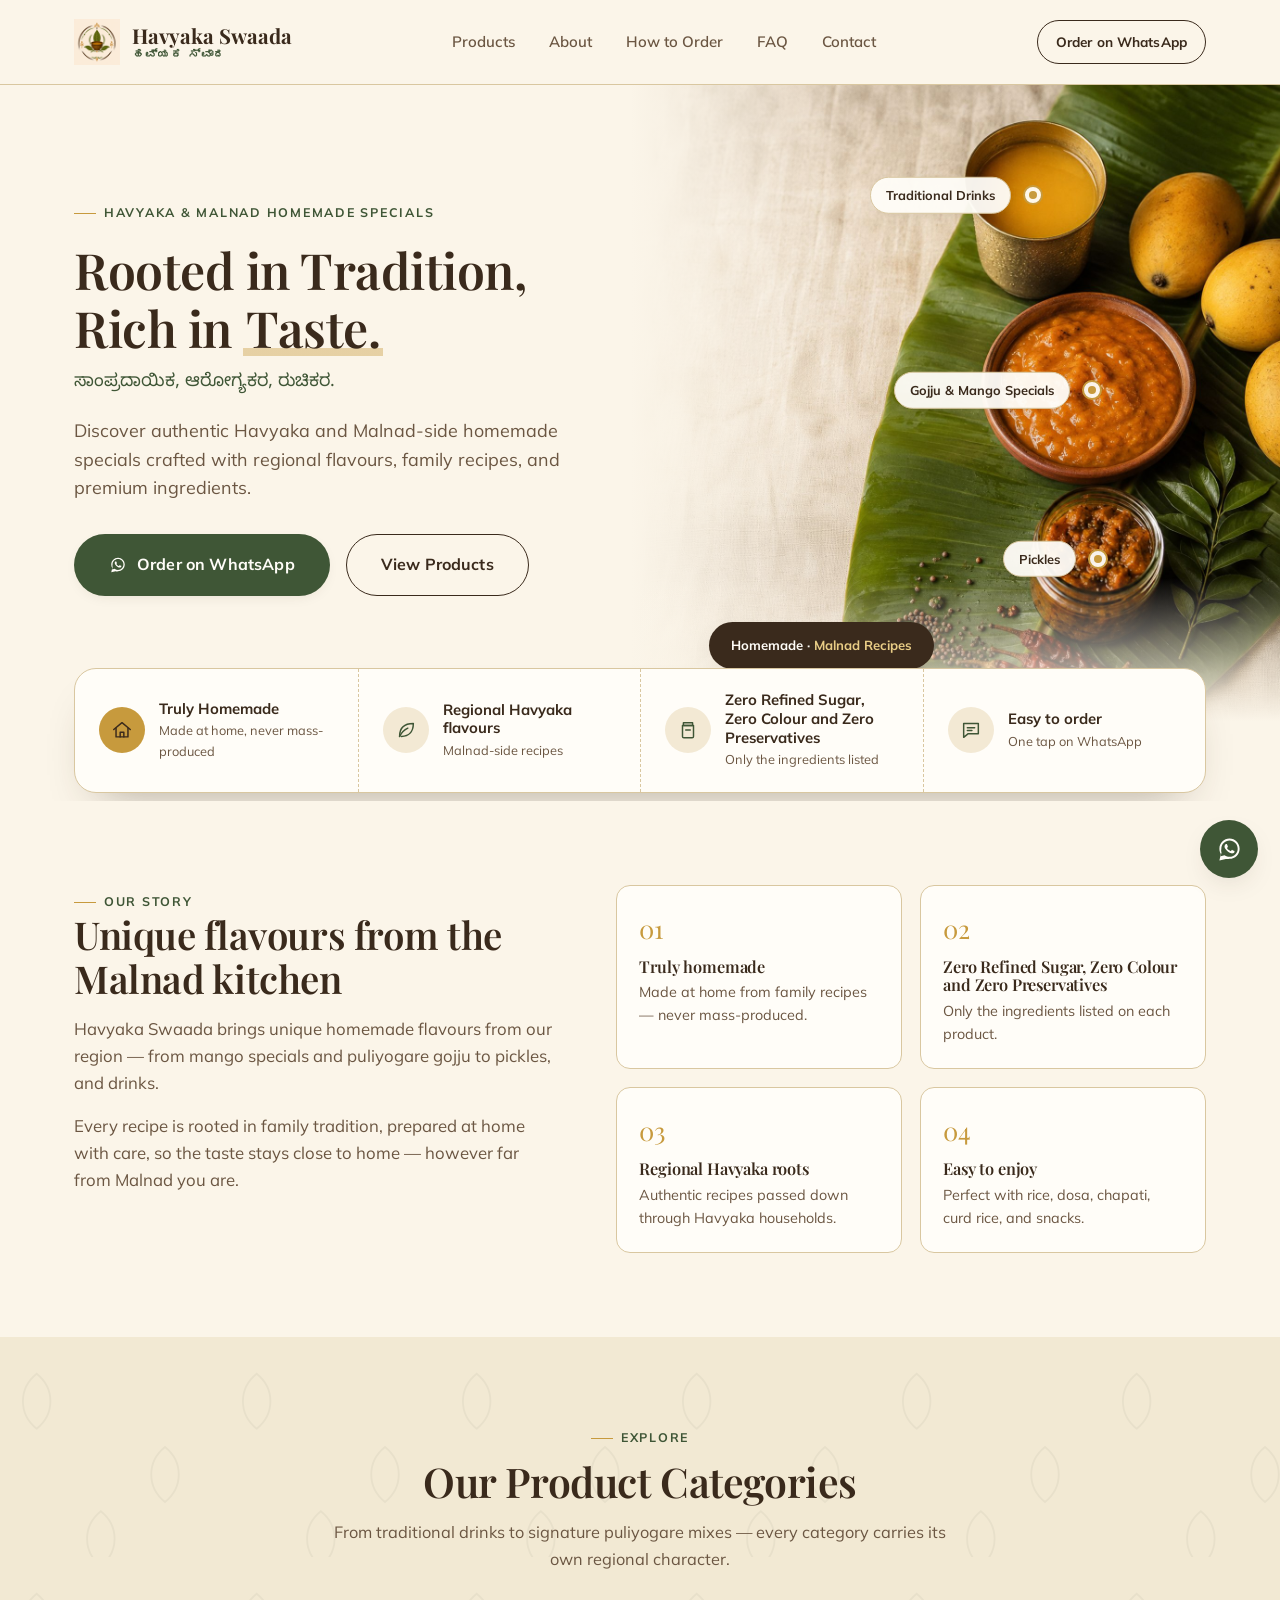
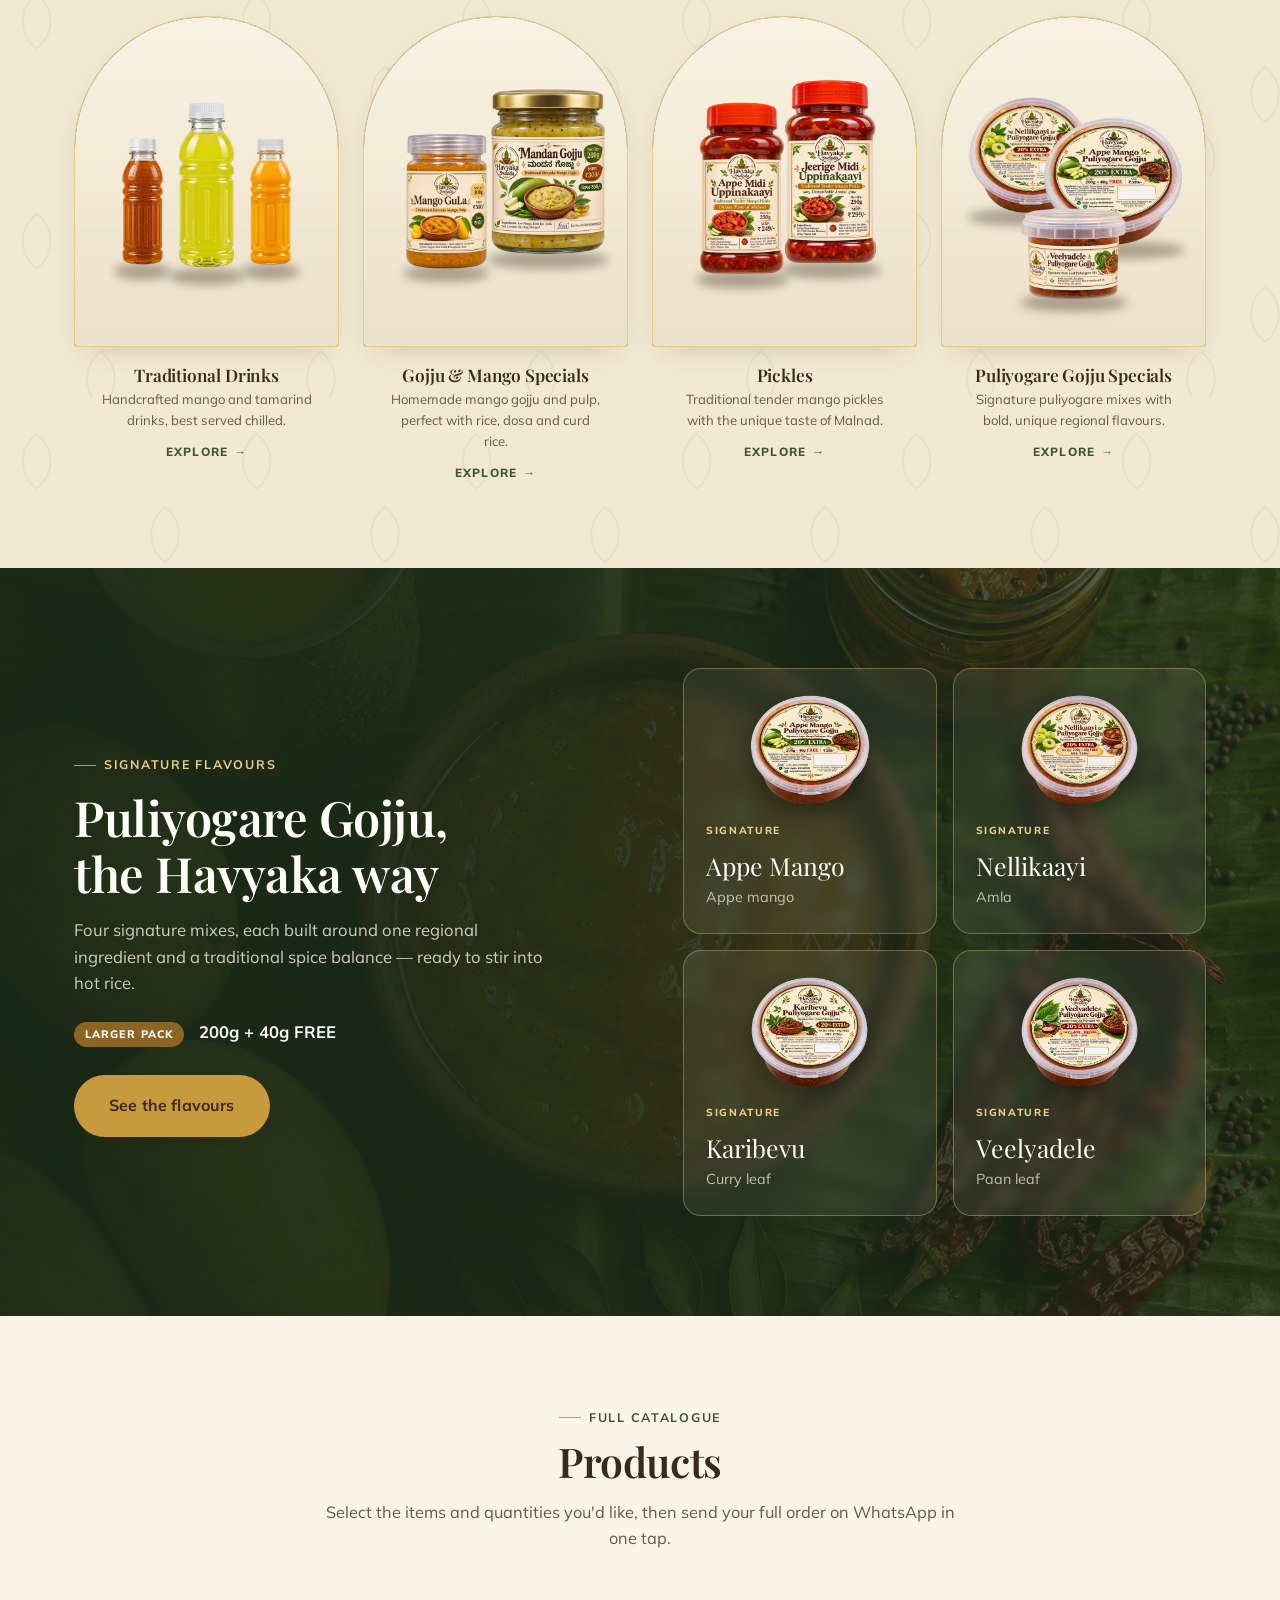
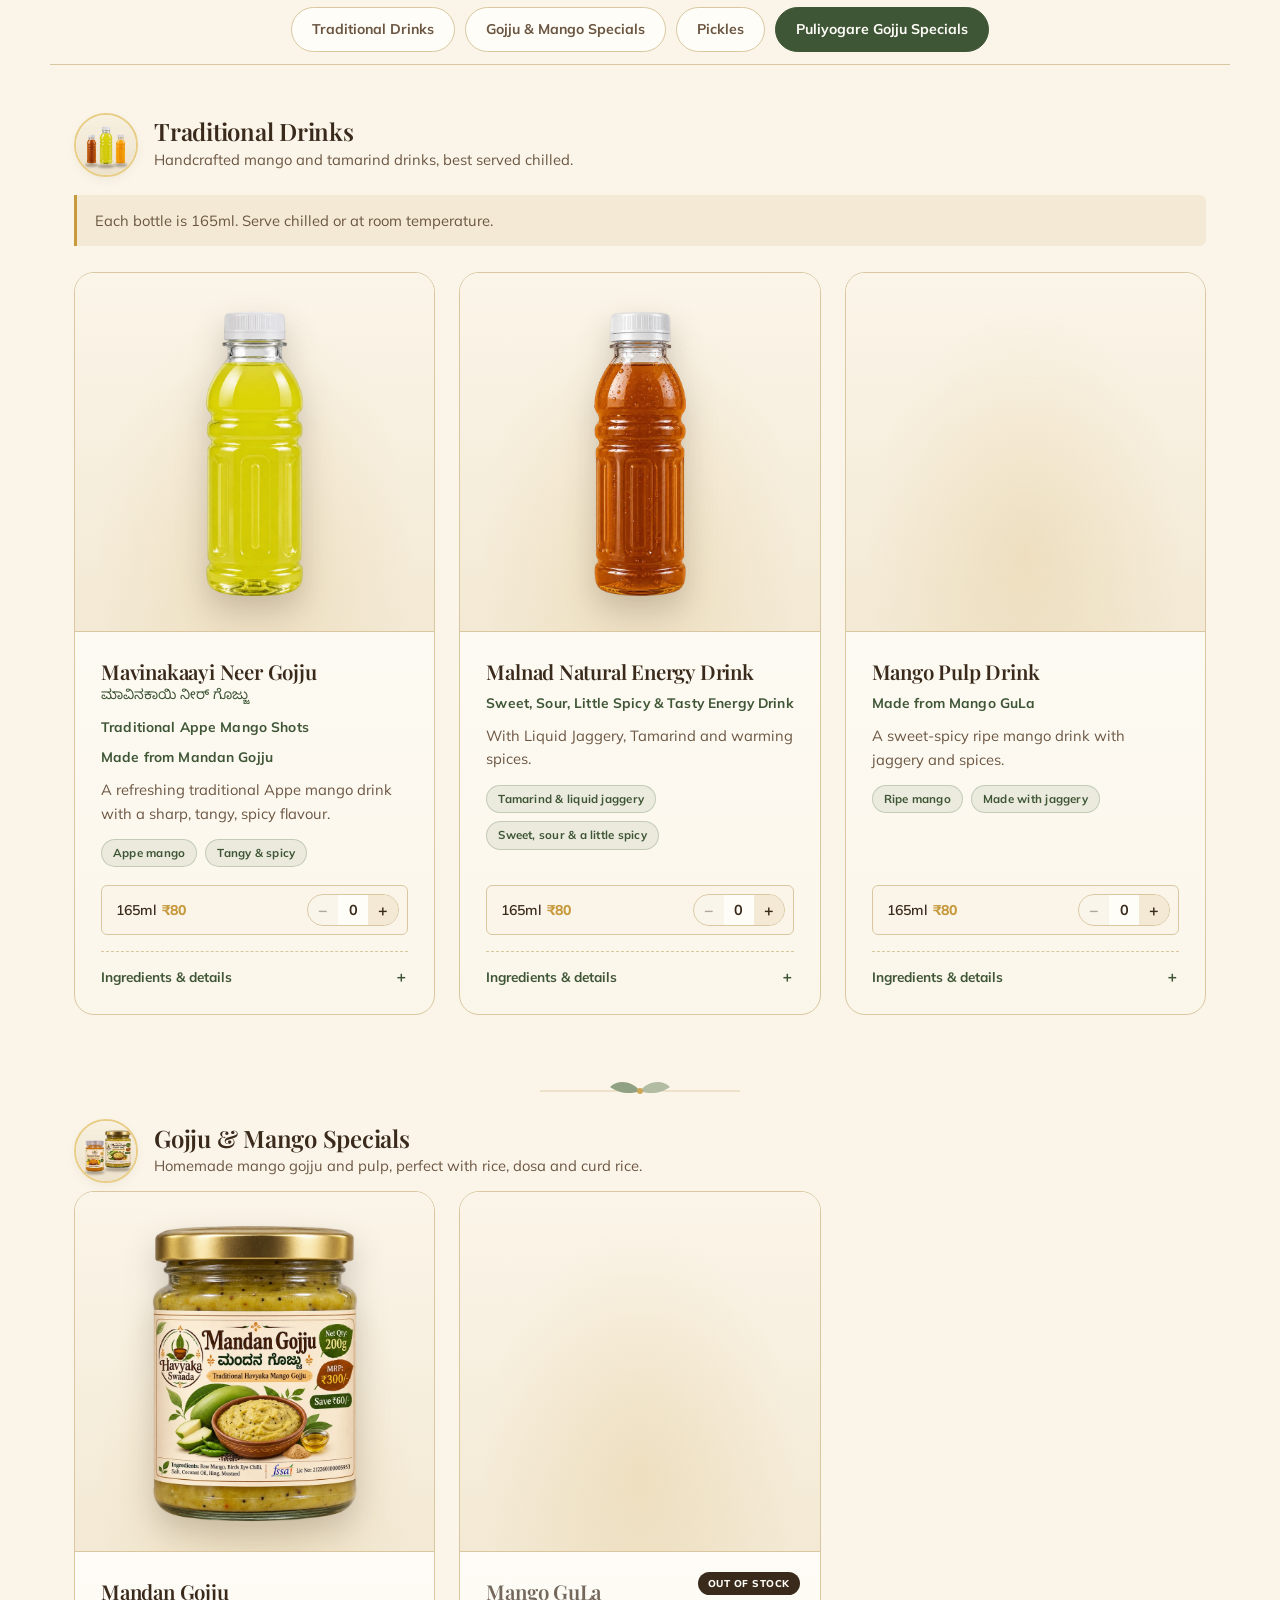
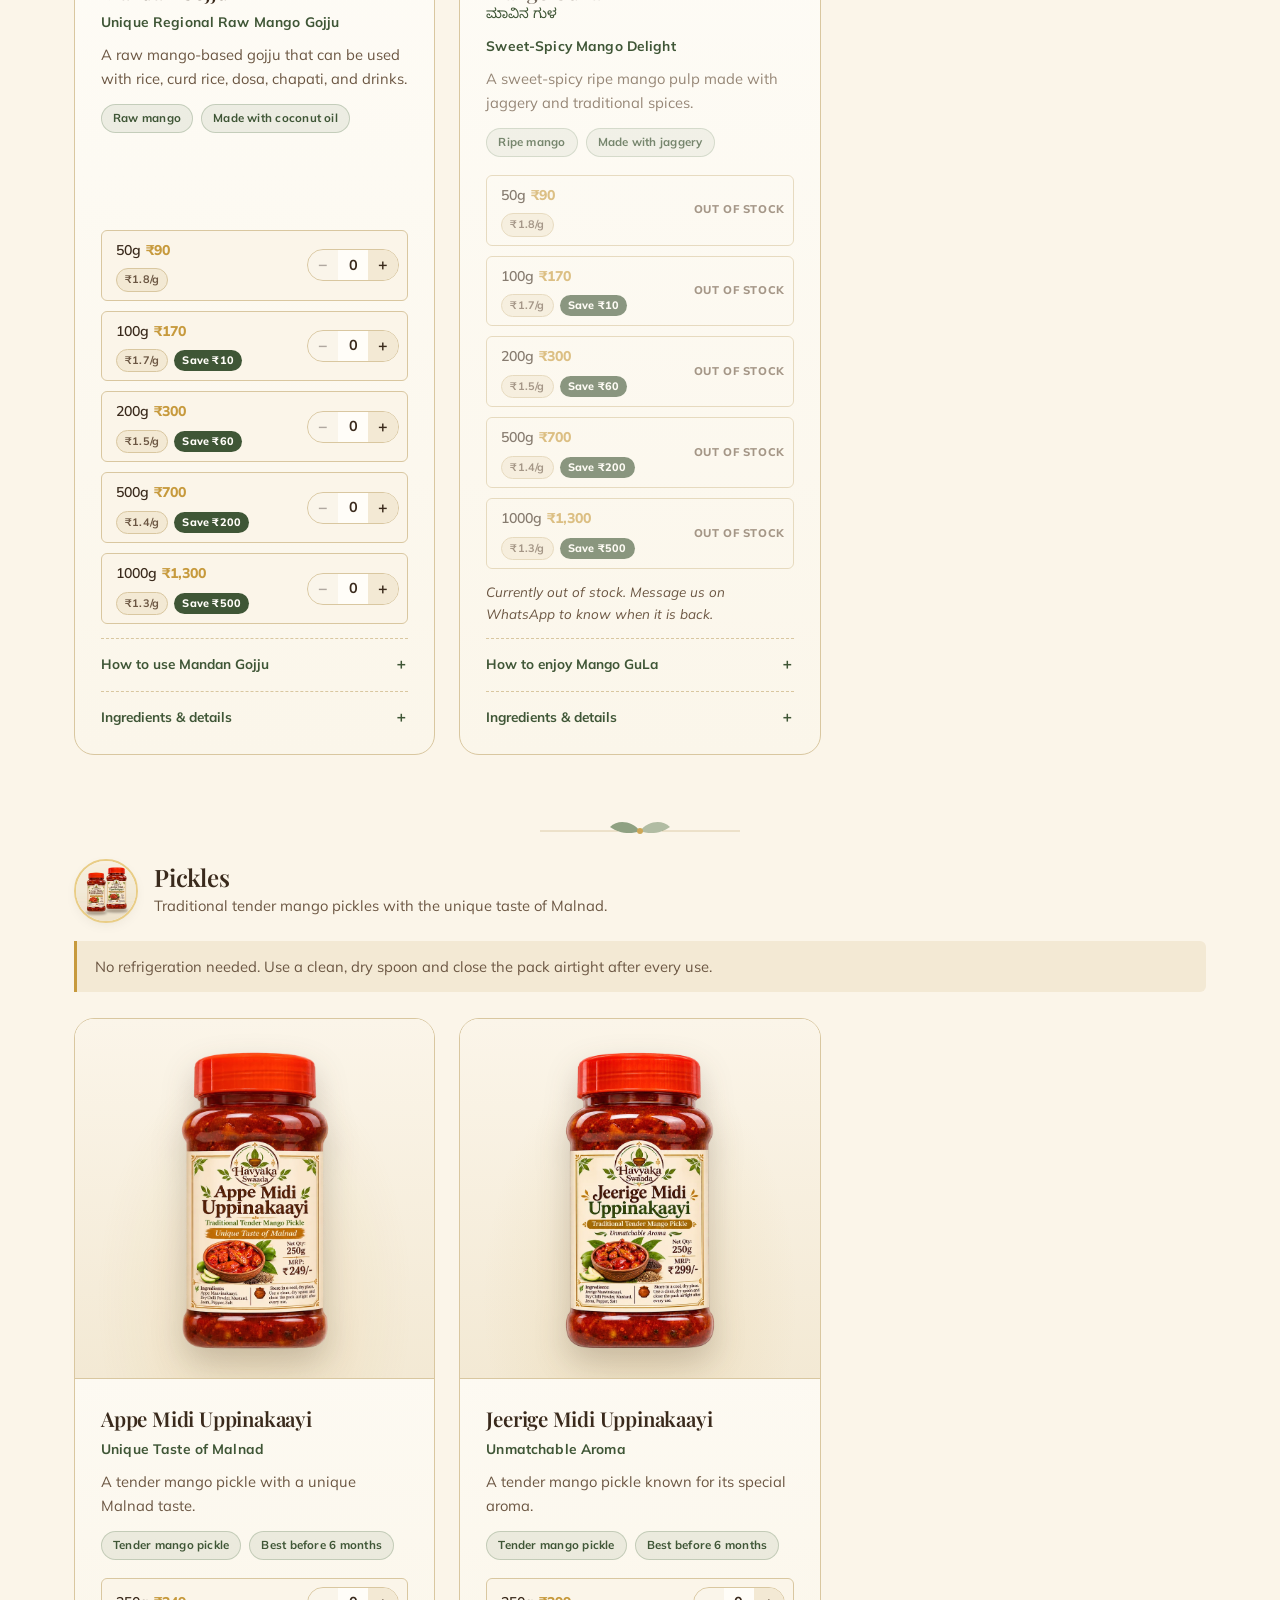
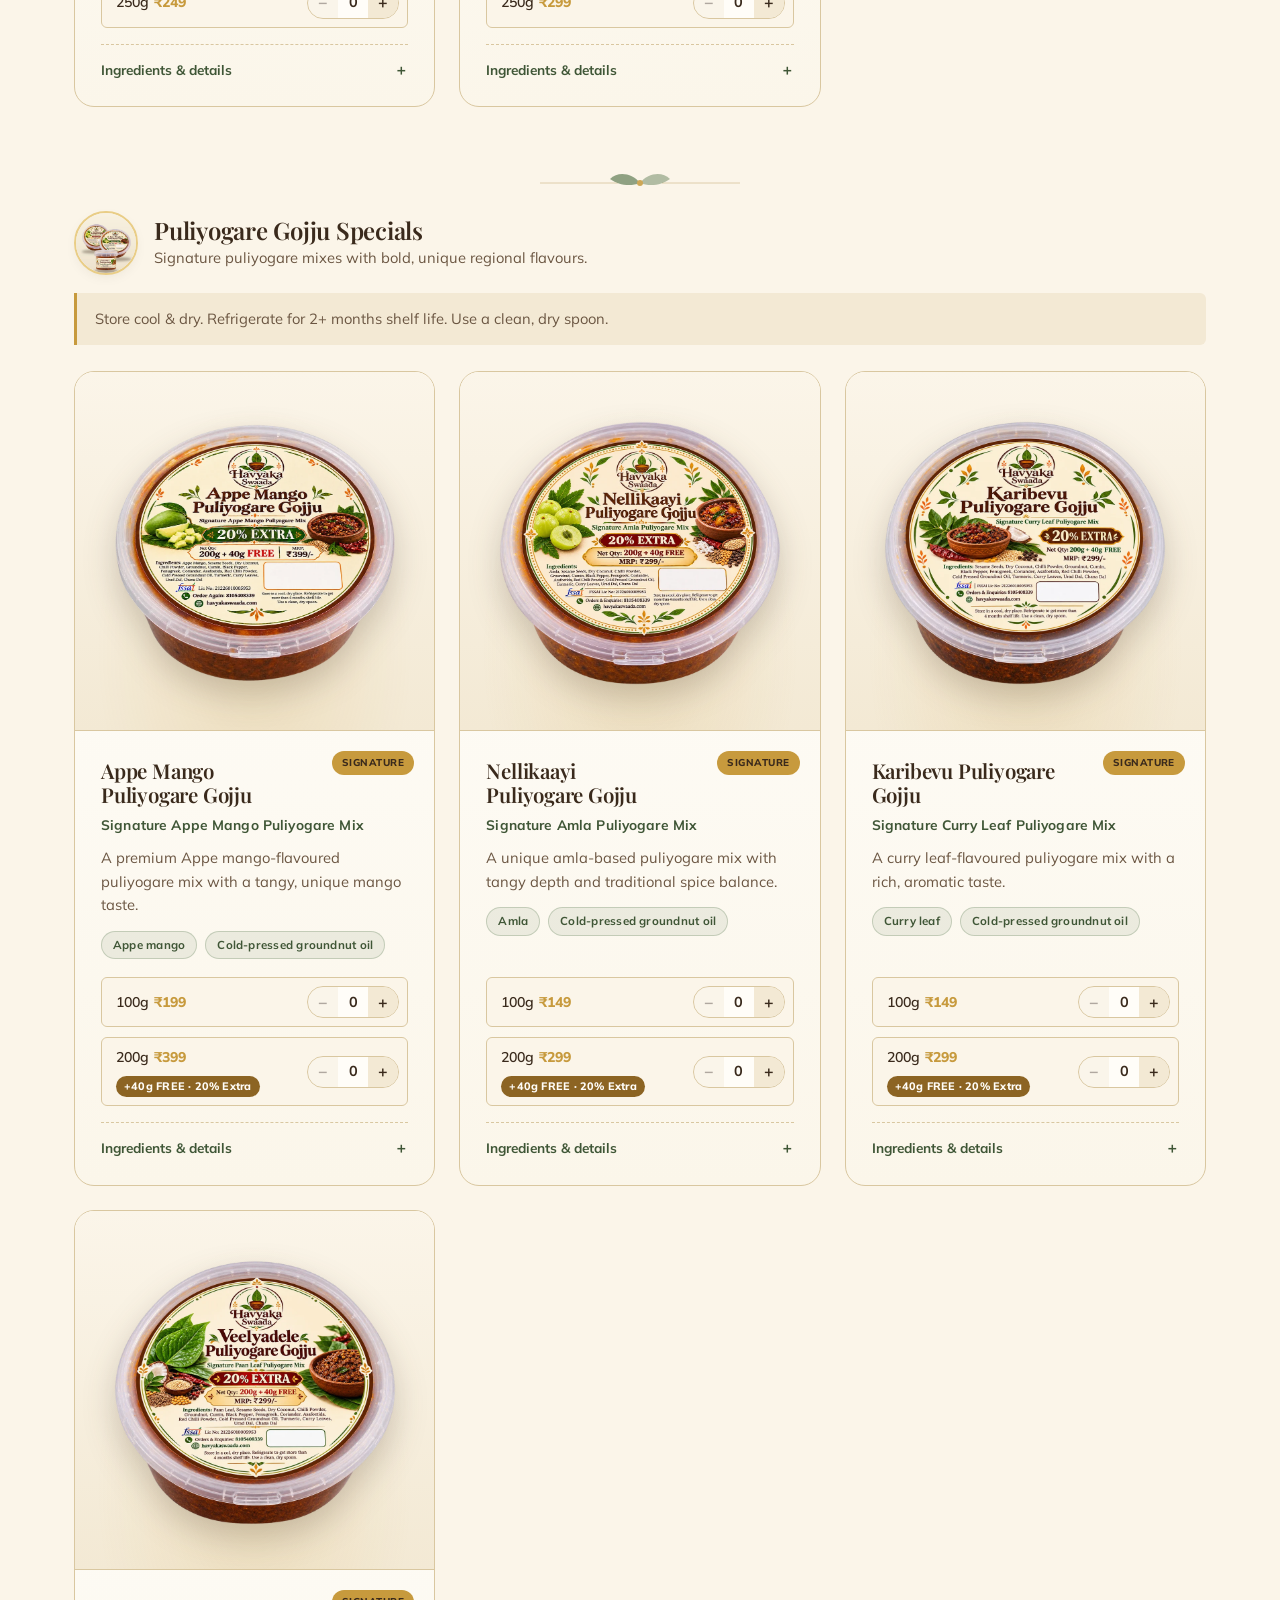
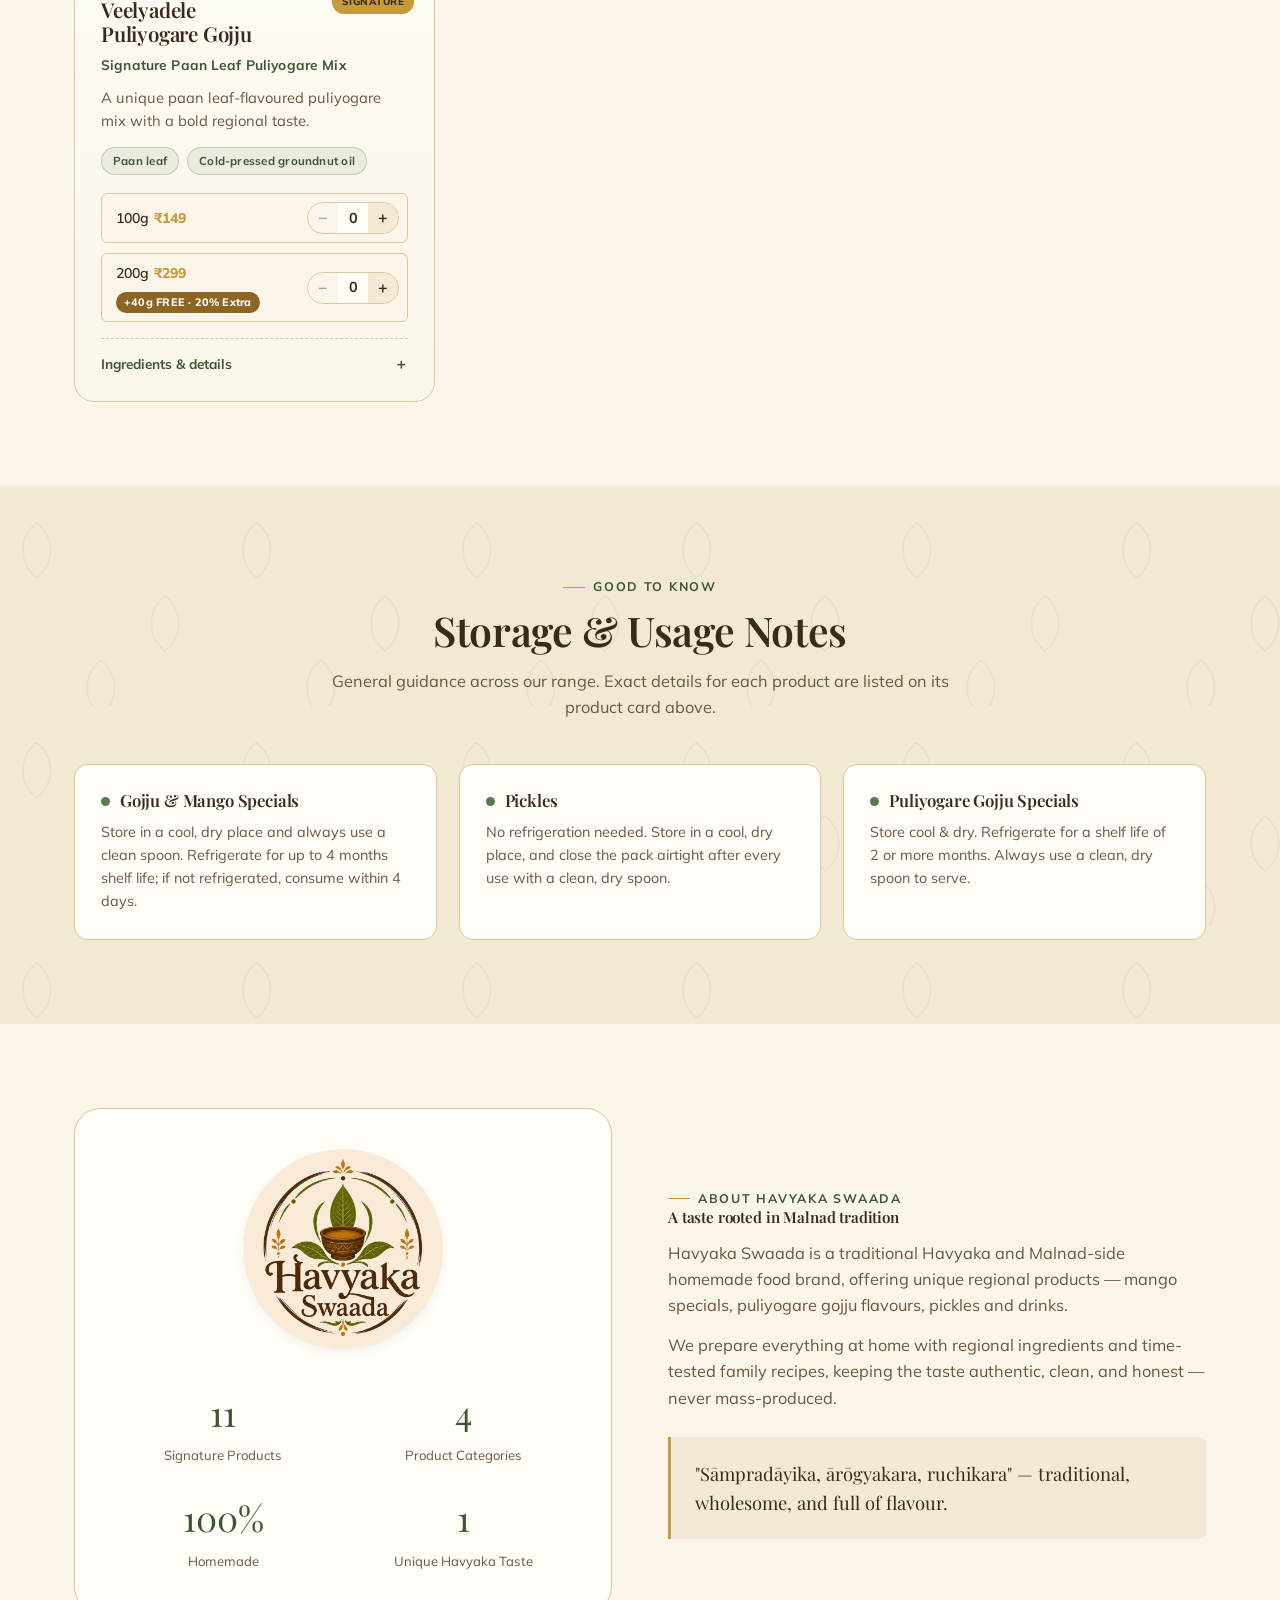
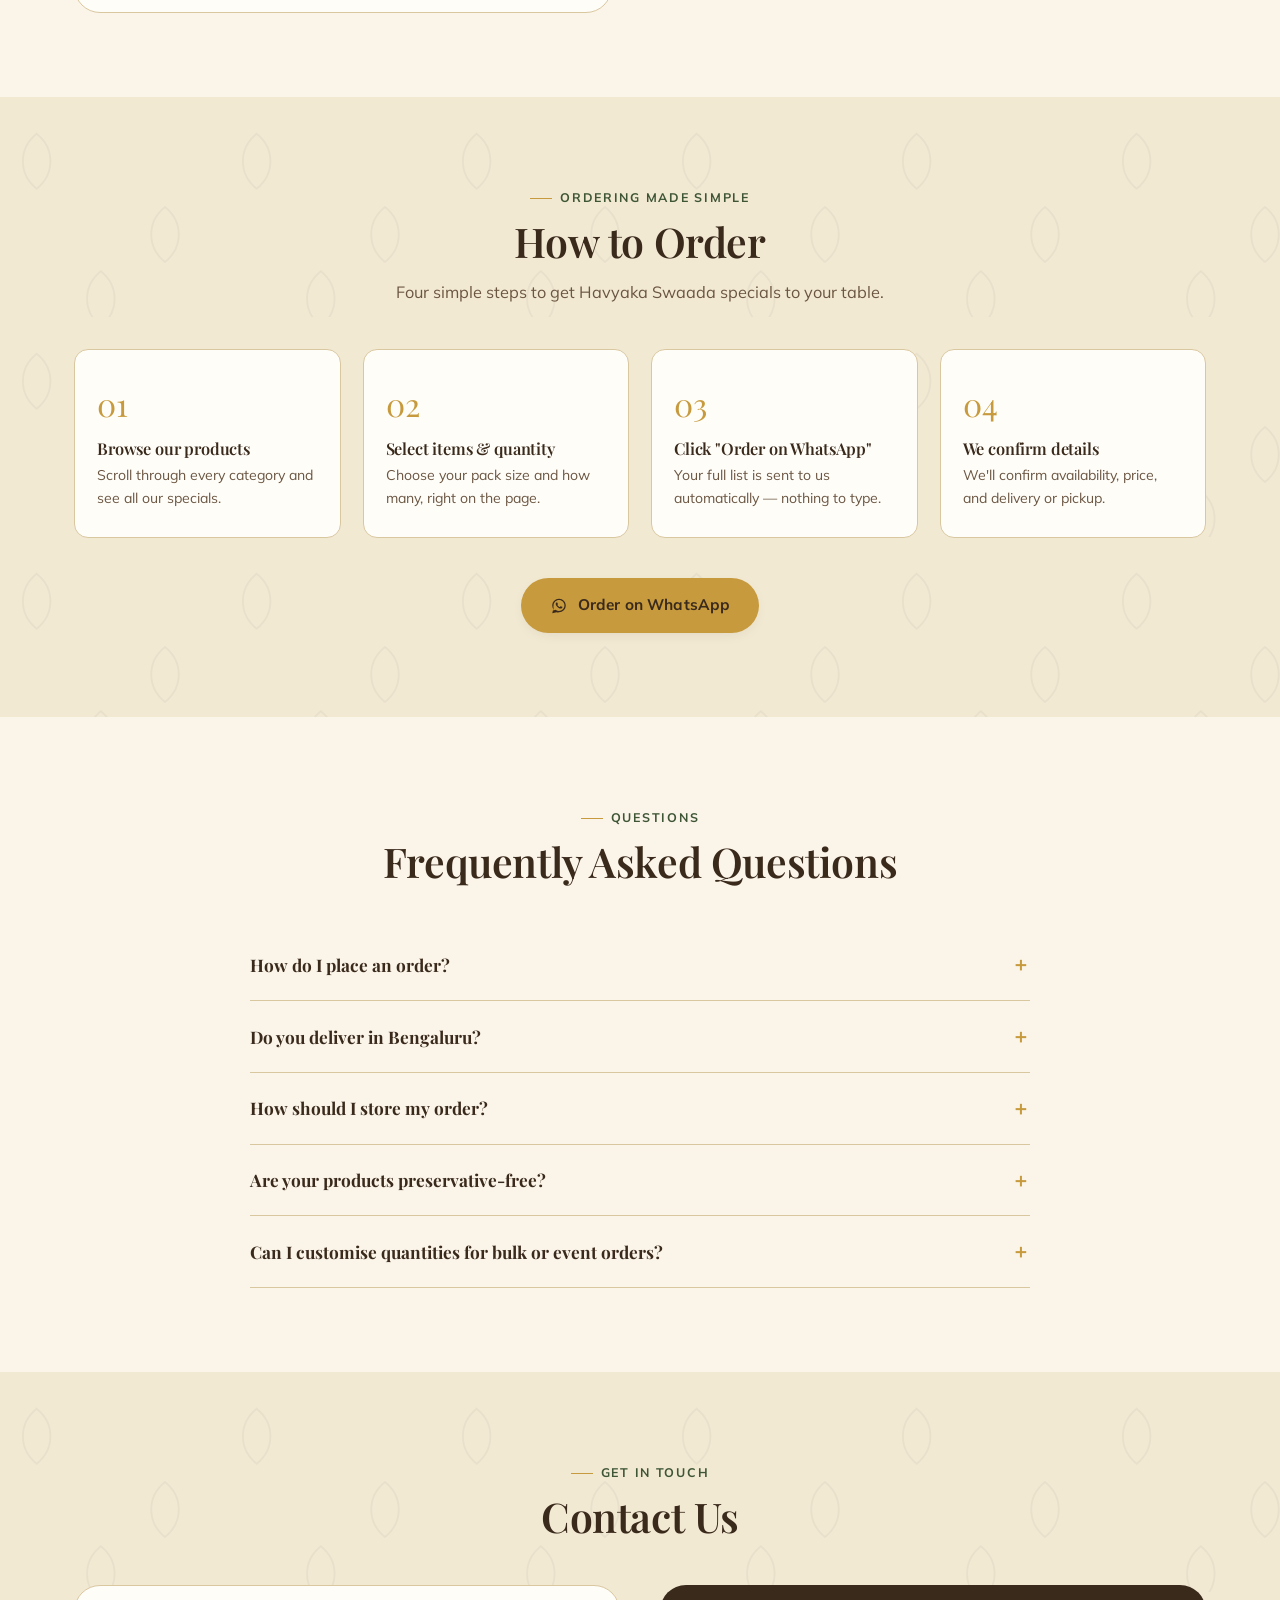
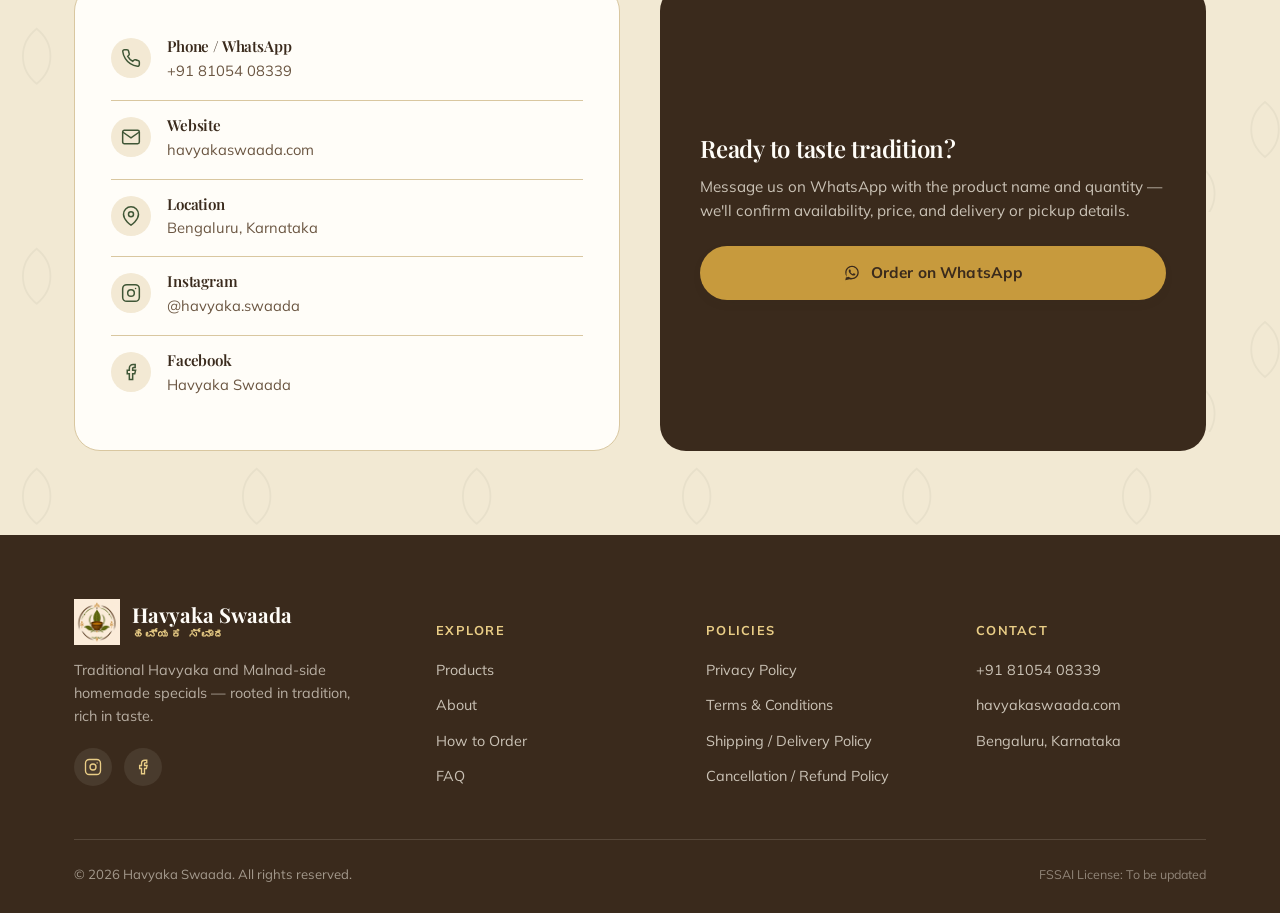
<file: index.html>
<!DOCTYPE html>
<html lang="en">
<head>
<meta charset="UTF-8">
<script>document.documentElement.classList.add("js")</script>
<meta name="viewport" content="width=device-width, initial-scale=1.0">
<title>Havyaka Swaada | Traditional Havyaka &amp; Malnad Food Specials</title>
<meta name="description" content="Discover Havyaka Swaada's traditional Havyaka and Malnad-side food specials including mango gojju, puliyogare gojju, pickles and drinks.">
<link rel="canonical" href="https://havyakaswaada.com/">
<link rel="icon" type="image/png" href="images/favicon.png">
<link rel="apple-touch-icon" href="images/apple-touch-icon.png">

<!-- Open Graph -->
<meta property="og:title" content="Havyaka Swaada | Traditional Havyaka & Malnad Food Specials">
<meta property="og:description" content="Rooted in Tradition, Rich in Taste. Authentic Havyaka and Malnad-side homemade specials — mango gojju, puliyogare gojju, pickles and drinks.">
<meta property="og:type" content="website">
<meta property="og:url" content="https://havyakaswaada.com/">
<meta property="og:locale" content="en_IN">

<link rel="preconnect" href="https://fonts.googleapis.com">
<link rel="preconnect" href="https://fonts.gstatic.com" crossorigin>
<link href="https://fonts.googleapis.com/css2?family=Playfair+Display:wght@500;600;700&family=Mulish:wght@400;600;700;800&family=Noto+Sans+Kannada:wght@500;700&display=swap" rel="stylesheet">
<link rel="stylesheet" href="css/style.css">

<script type="application/ld+json">
{
  "@context": "https://schema.org",
  "@type": "FoodEstablishment",
  "name": "Havyaka Swaada",
  "alternateName": "ಹವ್ಯಕ ಸ್ವಾದ",
  "url": "https://havyakaswaada.com",
  "telephone": "+91-8105408339",
  "areaServed": "Bengaluru, Karnataka",
  "slogan": "Rooted in Tradition, Rich in Taste."
}
</script>
</head>
<body>

<header class="site-header" id="siteHeader">
  <div class="container">
    <a href="#top" class="brand">
      <img src="images/logo-mark.png" alt="Havyaka Swaada emblem">
      <span class="brand-name">
        <strong>Havyaka Swaada</strong>
        <span>ಹವ್ಯಕ ಸ್ವಾದ</span>
      </span>
    </a>

    <nav class="nav-links" aria-label="Primary">
      <a href="#products">Products</a>
      <a href="#about">About</a>
      <a href="#how-to-order">How to Order</a>
      <a href="#faq">FAQ</a>
      <a href="#contact">Contact</a>
    </nav>

    <div class="header-actions">
      <a href="#" class="btn btn--outline btn--sm" data-whatsapp-cta>Order on WhatsApp</a>
      <button class="nav-toggle" id="navToggle" aria-label="Toggle menu" aria-expanded="false"></button>
    </div>
  </div>
</header>

<main id="top">

  <!-- ============ HERO ============ -->
  <section class="hero">
    <div class="container hero-grid">
      <div class="hero-copy">
        <span class="eyebrow">Havyaka &amp; Malnad Homemade Specials</span>
        <h1>Rooted in Tradition,<br>Rich in <span class="u-gold">Taste.</span></h1>
        <p class="kannada-line">ಸಾಂಪ್ರದಾಯಿಕ, ಆರೋಗ್ಯಕರ, ರುಚಿಕರ.</p>
        <p class="lede">Discover authentic Havyaka and Malnad-side homemade specials crafted with regional flavours, family recipes, and premium ingredients.</p>
        <div class="hero-actions">
          <a href="#" class="btn btn--primary btn--lg" data-whatsapp-cta>
            <svg viewBox="0 0 32 32" fill="currentColor" aria-hidden="true"><path d="M16.02 3C9.4 3 4.02 8.37 4.02 15c0 2.36.65 4.56 1.78 6.44L4 29l7.74-1.75A11.9 11.9 0 0 0 16.02 27C22.65 27 28 21.63 28 15S22.65 3 16.02 3Zm0 21.7c-2.02 0-3.9-.58-5.5-1.58l-.4-.24-4.6 1.04 1.05-4.48-.26-.42A9.6 9.6 0 0 1 6.34 15c0-5.34 4.35-9.68 9.68-9.68 5.34 0 9.68 4.34 9.68 9.68 0 5.34-4.34 9.7-9.68 9.7Zm5.32-7.24c-.29-.15-1.72-.85-1.99-.95-.27-.1-.46-.15-.66.15-.2.29-.76.95-.93 1.14-.17.2-.34.22-.63.07-.29-.15-1.22-.45-2.33-1.44-.86-.77-1.44-1.72-1.61-2.01-.17-.29-.02-.45.13-.6.13-.13.29-.34.44-.51.15-.17.2-.29.29-.49.1-.2.05-.37-.02-.51-.07-.15-.66-1.59-.9-2.18-.24-.57-.48-.5-.66-.51h-.56c-.2 0-.51.07-.78.37-.27.29-1.02 1-1.02 2.44s1.05 2.83 1.19 3.03c.15.2 2.06 3.14 4.98 4.4.7.3 1.24.48 1.67.61.7.22 1.34.19 1.84.12.56-.08 1.72-.7 1.96-1.38.24-.68.24-1.26.17-1.38-.07-.13-.26-.2-.55-.34Z"/></svg>
            Order on WhatsApp
          </a>
          <a href="#products" class="btn btn--outline btn--lg">View Products</a>
        </div>
      </div>

      <div class="hero-stage">
        <img class="hero-photo" src="images/hero-photo.jpg" width="1400" height="1400" alt="Traditional Havyaka spread on a banana leaf: a brass tumbler of mango drink, a clay bowl of gojju, a jar of mango pickle, ripe mangoes, curry leaves and dried red chillies" fetchpriority="high">
        <a class="hotspot" style="--x:62%;--y:17%" href="#cat-drinks" aria-label="Traditional Drinks">
          <span class="hotspot__dot"></span><span class="hotspot__label">Traditional Drinks</span>
        </a>
        <a class="hotspot" style="--x:71%;--y:47%" href="#cat-gojju" aria-label="Gojju and Mango Specials">
          <span class="hotspot__dot"></span><span class="hotspot__label">Gojju &amp; Mango Specials</span>
        </a>
        <a class="hotspot" style="--x:72%;--y:73%" href="#cat-pickles" aria-label="Pickles">
          <span class="hotspot__dot"></span><span class="hotspot__label">Pickles</span>
        </a>
        <div class="hero-badge">Homemade &middot; <strong>Malnad Recipes</strong></div>
      </div>
    </div>

    <div class="container">
      <ul class="trust-bar reveal" aria-label="Why Havyaka Swaada">
        <li class="is-key">
          <span class="trust-ico"><svg viewBox="0 0 24 24" fill="none" stroke="currentColor" stroke-width="1.6" stroke-linecap="round" stroke-linejoin="round"><path d="M3 11.5 12 4l9 7.5"/><path d="M5.5 10v9.5h13V10"/><path d="M10 19.5v-5h4v5"/></svg></span>
          <div><strong>Truly Homemade</strong><span>Made at home, never mass-produced</span></div>
        </li>
        <li>
          <span class="trust-ico"><svg viewBox="0 0 24 24" fill="none" stroke="currentColor" stroke-width="1.6" stroke-linecap="round" stroke-linejoin="round"><path d="M5 19c0-9 5-14 15-14 0 9-5 14-13 14"/><path d="M5 19c2-4 5-7 9-9"/></svg></span>
          <div><strong>Regional Havyaka flavours</strong><span>Malnad-side recipes</span></div>
        </li>
        <li>
          <span class="trust-ico"><svg viewBox="0 0 24 24" fill="none" stroke="currentColor" stroke-width="1.6" stroke-linecap="round" stroke-linejoin="round"><path d="M7 4h10v3H7z"/><path d="M6 7h12v12a1.5 1.5 0 0 1-1.5 1.5h-9A1.5 1.5 0 0 1 6 19z"/><path d="M9.5 12h5"/></svg></span>
          <div><strong>Zero Refined Sugar, Zero Colour and Zero Preservatives</strong><span>Only the ingredients listed</span></div>
        </li>
        <li>
          <span class="trust-ico"><svg viewBox="0 0 24 24" fill="none" stroke="currentColor" stroke-width="1.6" stroke-linecap="round" stroke-linejoin="round"><path d="M4 5h16v11H9l-5 4z"/><path d="M8 9.5h8M8 12.5h5"/></svg></span>
          <div><strong>Easy to order</strong><span>One tap on WhatsApp</span></div>
        </li>
      </ul>
    </div>
  </section>

  <!-- ============ BRAND INTRO ============ -->
  <section class="section" id="about-intro">
    <div class="container intro">
      <div class="intro-copy reveal">
        <span class="eyebrow">Our Story</span>
        <h2>Unique flavours from the Malnad kitchen</h2>
        <p>Havyaka Swaada brings unique homemade flavours from our region — from mango specials and puliyogare gojju to pickles, and drinks.</p>
        <p>Every recipe is rooted in family tradition, prepared at home with care, so the taste stays close to home — however far from Malnad you are.</p>
      </div>
      <div class="intro-points">
        <div class="intro-point">
          <span class="num">01</span>
          <h4>Truly homemade</h4>
          <p>Made at home from family recipes — never mass-produced.</p>
        </div>
        <div class="intro-point">
          <span class="num">02</span>
          <h4>Zero Refined Sugar, Zero Colour and Zero Preservatives</h4>
          <p>Only the ingredients listed on each product.</p>
        </div>
        <div class="intro-point">
          <span class="num">03</span>
          <h4>Regional Havyaka roots</h4>
          <p>Authentic recipes passed down through Havyaka households.</p>
        </div>
        <div class="intro-point">
          <span class="num">04</span>
          <h4>Easy to enjoy</h4>
          <p>Perfect with rice, dosa, chapati, curd rice, and snacks.</p>
        </div>
      </div>
    </div>
  </section>

  <!-- ============ CATEGORY PREVIEW ============ -->
  <section class="section section--alt">
    <div class="container">
      <div class="section-head center">
        <span class="eyebrow">Explore</span>
        <h2>Our Product Categories</h2>
        <p>From traditional drinks to signature puliyogare mixes — every category carries its own regional character.</p>
      </div>
      <div class="cat-grid" id="categoryPreview"><!-- rendered by js/main.js --></div>
    </div>
  </section>

  <!-- ============ SIGNATURE SPOTLIGHT ============ -->
  <section class="spotlight" id="signature">
    <div class="spotlight__bg" aria-hidden="true"></div>
    <div class="container spotlight__inner">
      <div class="spotlight__copy reveal">
        <span class="eyebrow eyebrow--light">Signature Flavours</span>
        <h2>Puliyogare Gojju,<br>the Havyaka way</h2>
        <p>Four signature mixes, each built around one regional ingredient and a traditional spice balance — ready to stir into hot rice.</p>
        <p class="spotlight__offer"><span>Larger pack</span> 200g + 40g FREE</p>
        <a href="#cat-puliyogare" class="btn btn--gold btn--lg">See the flavours</a>
      </div>
      <ul class="flavour-grid">
        <li class="reveal"><a href="#cat-puliyogare"><img src="images/products/appe-mango-puliyogare-200g.webp" alt="" loading="lazy" decoding="async"><small>Signature</small><b>Appe Mango</b><span>Appe mango</span></a></li>
        <li class="reveal"><a href="#cat-puliyogare"><img src="images/products/nellikaayi-puliyogare-200g.webp" alt="" loading="lazy" decoding="async"><small>Signature</small><b>Nellikaayi</b><span>Amla</span></a></li>
        <li class="reveal"><a href="#cat-puliyogare"><img src="images/products/karibevu-puliyogare-200g.webp" alt="" loading="lazy" decoding="async"><small>Signature</small><b>Karibevu</b><span>Curry leaf</span></a></li>
        <li class="reveal"><a href="#cat-puliyogare"><img src="images/products/veelyadele-puliyogare-200g.webp" alt="" loading="lazy" decoding="async"><small>Signature</small><b>Veelyadele</b><span>Paan leaf</span></a></li>
      </ul>
    </div>
  </section>

  <!-- ============ PRODUCTS ============ -->
  <section class="section" id="products">
    <div class="container">
      <div class="section-head center">
        <span class="eyebrow">Full Catalogue</span>
        <h2>Products</h2>
        <p>Select the items and quantities you'd like, then send your full order on WhatsApp in one tap.</p>
      </div>
      <div class="cat-jump-wrap"><nav class="cat-jump" id="catJump" aria-label="Jump to category"><!-- rendered by js/main.js --></nav></div>
      <div id="productPanels"><!-- rendered by js/main.js --></div>
    </div>
  </section>

  <!-- ============ STORAGE & USAGE ============ -->
  <section class="section section--alt">
    <div class="container">
      <div class="section-head center">
        <span class="eyebrow">Good to Know</span>
        <h2>Storage &amp; Usage Notes</h2>
        <p>General guidance across our range. Exact details for each product are listed on its product card above.</p>
      </div>
      <div class="storage-grid">
        <div class="storage-card">
          <h4><span class="dot"></span>Gojju &amp; Mango Specials</h4>
          <p>Store in a cool, dry place and always use a clean spoon. Refrigerate for up to 4 months shelf life; if not refrigerated, consume within 4 days.</p>
        </div>
        <div class="storage-card">
          <h4><span class="dot"></span>Pickles</h4>
          <p>No refrigeration needed. Store in a cool, dry place, and close the pack airtight after every use with a clean, dry spoon.</p>
        </div>
        <div class="storage-card">
          <h4><span class="dot"></span>Puliyogare Gojju Specials</h4>
          <p>Store cool &amp; dry. Refrigerate for a shelf life of 2 or more months. Always use a clean, dry spoon to serve.</p>
        </div>
      </div>
    </div>
  </section>

  <!-- ============ ABOUT ============ -->
  <section class="section" id="about">
    <div class="container about-grid">
      <div class="about-visual">
        <img src="images/logo-full.jpg" alt="Havyaka Swaada emblem" class="about-badge">
        <div class="about-stats">
          <div>
            <div class="num">11</div>
            <div class="label">Signature Products</div>
          </div>
          <div>
            <div class="num">4</div>
            <div class="label">Product Categories</div>
          </div>
          <div>
            <div class="num">100%</div>
            <div class="label">Homemade</div>
          </div>
          <div>
            <div class="num">1</div>
            <div class="label">Unique Havyaka Taste</div>
          </div>
        </div>
      </div>
      <div class="about-copy">
        <span class="eyebrow">About Havyaka Swaada</span>
        <h2>A taste rooted in Malnad tradition</h2>
        <p>Havyaka Swaada is a traditional Havyaka and Malnad-side homemade food brand, offering unique regional products — mango specials, puliyogare gojju flavours, pickles and drinks.</p>
        <p>We prepare everything at home with regional ingredients and time-tested family recipes, keeping the taste authentic, clean, and honest — never mass-produced.</p>
        <div class="about-quote">"Sāmpradāyika, ārōgyakara, ruchikara" — traditional, wholesome, and full of flavour.</div>
      </div>
    </div>
  </section>

  <!-- ============ HOW TO ORDER ============ -->
  <section class="section section--alt" id="how-to-order">
    <div class="container">
      <div class="section-head center">
        <span class="eyebrow">Ordering Made Simple</span>
        <h2>How to Order</h2>
        <p>Four simple steps to get Havyaka Swaada specials to your table.</p>
      </div>
      <div class="steps">
        <div class="step-card">
          <span class="step-num">01</span>
          <h4>Browse our products</h4>
          <p>Scroll through every category and see all our specials.</p>
        </div>
        <div class="step-card">
          <span class="step-num">02</span>
          <h4>Select items &amp; quantity</h4>
          <p>Choose your pack size and how many, right on the page.</p>
        </div>
        <div class="step-card">
          <span class="step-num">03</span>
          <h4>Click "Order on WhatsApp"</h4>
          <p>Your full list is sent to us automatically — nothing to type.</p>
        </div>
        <div class="step-card">
          <span class="step-num">04</span>
          <h4>We confirm details</h4>
          <p>We'll confirm availability, price, and delivery or pickup.</p>
        </div>
      </div>
      <div class="how-to-order-cta">
        <a href="#" class="btn btn--gold" data-whatsapp-cta>
          <svg viewBox="0 0 32 32" fill="currentColor" aria-hidden="true"><path d="M16.02 3C9.4 3 4.02 8.37 4.02 15c0 2.36.65 4.56 1.78 6.44L4 29l7.74-1.75A11.9 11.9 0 0 0 16.02 27C22.65 27 28 21.63 28 15S22.65 3 16.02 3Zm0 21.7c-2.02 0-3.9-.58-5.5-1.58l-.4-.24-4.6 1.04 1.05-4.48-.26-.42A9.6 9.6 0 0 1 6.34 15c0-5.34 4.35-9.68 9.68-9.68 5.34 0 9.68 4.34 9.68 9.68 0 5.34-4.34 9.7-9.68 9.7Zm5.32-7.24c-.29-.15-1.72-.85-1.99-.95-.27-.1-.46-.15-.66.15-.2.29-.76.95-.93 1.14-.17.2-.34.22-.63.07-.29-.15-1.22-.45-2.33-1.44-.86-.77-1.44-1.72-1.61-2.01-.17-.29-.02-.45.13-.6.13-.13.29-.34.44-.51.15-.17.2-.29.29-.49.1-.2.05-.37-.02-.51-.07-.15-.66-1.59-.9-2.18-.24-.57-.48-.5-.66-.51h-.56c-.2 0-.51.07-.78.37-.27.29-1.02 1-1.02 2.44s1.05 2.83 1.19 3.03c.15.2 2.06 3.14 4.98 4.4.7.3 1.24.48 1.67.61.7.22 1.34.19 1.84.12.56-.08 1.72-.7 1.96-1.38.24-.68.24-1.26.17-1.38-.07-.13-.26-.2-.55-.34Z"/></svg>
          Order on WhatsApp
        </a>
      </div>
    </div>
  </section>

  <!-- ============ FAQ ============ -->
  <section class="section" id="faq">
    <div class="container">
      <div class="section-head center">
        <span class="eyebrow">Questions</span>
        <h2>Frequently Asked Questions</h2>
      </div>
      <div class="faq-list">
        <details class="faq-item">
          <summary>How do I place an order?</summary>
          <p>Choose your items and quantities right on the Products section, then tap any "Order on WhatsApp" button — your full list is sent to us automatically. You can also message us directly at 8105408339 with the product name and quantity.</p>
        </details>
        <details class="faq-item">
          <summary>Do you deliver in Bengaluru?</summary>
          <p>We coordinate delivery and pickup details over WhatsApp once your order is confirmed, based on your location within Bengaluru / Karnataka.</p>
        </details>
        <details class="faq-item">
          <summary>How should I store my order?</summary>
          <p>Storage instructions vary by product and are listed on each product card and in the Storage &amp; Usage Notes section above.</p>
        </details>
        <details class="faq-item">
          <summary>Are your products preservative-free?</summary>
          <p>Yes. All our products are made with Zero Refined Sugar, Zero Colour and Zero Preservatives. Please refer to each product's ingredient list and storage guidance for details.</p>
        </details>
        <details class="faq-item">
          <summary>Can I customise quantities for bulk or event orders?</summary>
          <p>Yes — message us on WhatsApp with your requirement and we'll confirm availability and pricing for larger quantities.</p>
        </details>
      </div>
    </div>
  </section>

  <!-- ============ CONTACT ============ -->
  <section class="section section--alt" id="contact">
    <div class="container">
      <div class="section-head center">
        <span class="eyebrow">Get in Touch</span>
        <h2>Contact Us</h2>
      </div>
      <div class="contact-grid">
        <div class="contact-card">
          <div class="contact-row">
            <span class="icon">
              <svg width="20" height="20" viewBox="0 0 24 24" fill="none" stroke="currentColor" stroke-width="1.8"><path d="M22 16.92v3a2 2 0 0 1-2.18 2 19.79 19.79 0 0 1-8.63-3.07 19.5 19.5 0 0 1-6-6 19.79 19.79 0 0 1-3.07-8.67A2 2 0 0 1 4.11 2h3a2 2 0 0 1 2 1.72c.127.96.361 1.903.7 2.81a2 2 0 0 1-.45 2.11L8.09 9.91a16 16 0 0 0 6 6l1.27-1.27a2 2 0 0 1 2.11-.45c.907.339 1.85.573 2.81.7A2 2 0 0 1 22 16.92z"/></svg>
            </span>
            <div>
              <h4>Phone / WhatsApp</h4>
              <a href="tel:+918105408339">+91 81054 08339</a>
            </div>
          </div>
          <div class="contact-row">
            <span class="icon">
              <svg width="20" height="20" viewBox="0 0 24 24" fill="none" stroke="currentColor" stroke-width="1.8"><rect x="2" y="4" width="20" height="16" rx="2"/><path d="m22 6-10 7L2 6"/></svg>
            </span>
            <div>
              <h4>Website</h4>
              <a href="https://havyakaswaada.com" target="_blank" rel="noopener">havyakaswaada.com</a>
            </div>
          </div>
          <div class="contact-row">
            <span class="icon">
              <svg width="20" height="20" viewBox="0 0 24 24" fill="none" stroke="currentColor" stroke-width="1.8"><path d="M21 10c0 7-9 13-9 13s-9-6-9-13a9 9 0 0 1 18 0z"/><circle cx="12" cy="10" r="3"/></svg>
            </span>
            <div>
              <h4>Location</h4>
              <p>Bengaluru, Karnataka</p>
            </div>
          </div>
          <div class="contact-row">
            <span class="icon">
              <svg width="20" height="20" viewBox="0 0 24 24" fill="none" stroke="currentColor" stroke-width="1.8"><rect x="2" y="2" width="20" height="20" rx="5"/><circle cx="12" cy="12" r="4"/><circle cx="17.5" cy="6.5" r="0.9" fill="currentColor" stroke="none"/></svg>
            </span>
            <div>
              <h4>Instagram</h4>
              <a href="https://www.instagram.com/havyaka.swaada/" target="_blank" rel="noopener">@havyaka.swaada</a>
            </div>
          </div>
          <div class="contact-row">
            <span class="icon">
              <svg width="20" height="20" viewBox="0 0 24 24" fill="none" stroke="currentColor" stroke-width="1.8"><path d="M17 3h-2.5A4.5 4.5 0 0 0 10 7.5V10H7.5v4H10v7h4v-7h2.5l1-4H14V7.5a1 1 0 0 1 1-1H17z"/></svg>
            </span>
            <div>
              <h4>Facebook</h4>
              <a href="https://www.facebook.com/profile.php?id=61590320590845" target="_blank" rel="noopener">Havyaka Swaada</a>
            </div>
          </div>
        </div>

        <div class="contact-cta">
          <h3>Ready to taste tradition?</h3>
          <p>Message us on WhatsApp with the product name and quantity — we'll confirm availability, price, and delivery or pickup details.</p>
          <a href="#" class="btn btn--gold" data-whatsapp-cta>
            <svg viewBox="0 0 32 32" fill="currentColor" aria-hidden="true"><path d="M16.02 3C9.4 3 4.02 8.37 4.02 15c0 2.36.65 4.56 1.78 6.44L4 29l7.74-1.75A11.9 11.9 0 0 0 16.02 27C22.65 27 28 21.63 28 15S22.65 3 16.02 3Zm0 21.7c-2.02 0-3.9-.58-5.5-1.58l-.4-.24-4.6 1.04 1.05-4.48-.26-.42A9.6 9.6 0 0 1 6.34 15c0-5.34 4.35-9.68 9.68-9.68 5.34 0 9.68 4.34 9.68 9.68 0 5.34-4.34 9.7-9.68 9.7Zm5.32-7.24c-.29-.15-1.72-.85-1.99-.95-.27-.1-.46-.15-.66.15-.2.29-.76.95-.93 1.14-.17.2-.34.22-.63.07-.29-.15-1.22-.45-2.33-1.44-.86-.77-1.44-1.72-1.61-2.01-.17-.29-.02-.45.13-.6.13-.13.29-.34.44-.51.15-.17.2-.29.29-.49.1-.2.05-.37-.02-.51-.07-.15-.66-1.59-.9-2.18-.24-.57-.48-.5-.66-.51h-.56c-.2 0-.51.07-.78.37-.27.29-1.02 1-1.02 2.44s1.05 2.83 1.19 3.03c.15.2 2.06 3.14 4.98 4.4.7.3 1.24.48 1.67.61.7.22 1.34.19 1.84.12.56-.08 1.72-.7 1.96-1.38.24-.68.24-1.26.17-1.38-.07-.13-.26-.2-.55-.34Z"/></svg>
            Order on WhatsApp
          </a>
        </div>
      </div>
    </div>
  </section>

</main>

<footer class="site-footer">
  <div class="container">
    <div class="footer-grid">
      <div class="footer-brand">
        <a href="#top" class="brand">
          <img src="images/logo-mark.png" alt="Havyaka Swaada emblem">
          <span class="brand-name">
            <strong>Havyaka Swaada</strong>
            <span>ಹವ್ಯಕ ಸ್ವಾದ</span>
          </span>
        </a>
        <p>Traditional Havyaka and Malnad-side homemade specials — rooted in tradition, rich in taste.</p>
        <div class="social-links">
          <a href="https://www.instagram.com/havyaka.swaada/" target="_blank" rel="noopener" aria-label="Follow us on Instagram">
            <svg width="18" height="18" viewBox="0 0 24 24" fill="none" stroke="currentColor" stroke-width="1.8"><rect x="2" y="2" width="20" height="20" rx="5"/><circle cx="12" cy="12" r="4"/><circle cx="17.5" cy="6.5" r="0.9" fill="currentColor" stroke="none"/></svg>
          </a>
          <a href="https://www.facebook.com/profile.php?id=61590320590845" target="_blank" rel="noopener" aria-label="Follow us on Facebook">
            <svg width="18" height="18" viewBox="0 0 24 24" fill="none" stroke="currentColor" stroke-width="1.8"><path d="M17 3h-2.5A4.5 4.5 0 0 0 10 7.5V10H7.5v4H10v7h4v-7h2.5l1-4H14V7.5a1 1 0 0 1 1-1H17z"/></svg>
          </a>
        </div>
      </div>
      <div class="footer-col">
        <h5>Explore</h5>
        <ul>
          <li><a href="#products">Products</a></li>
          <li><a href="#about">About</a></li>
          <li><a href="#how-to-order">How to Order</a></li>
          <li><a href="#faq">FAQ</a></li>
        </ul>
      </div>
      <div class="footer-col">
        <h5>Policies</h5>
        <ul>
          <li><a href="privacy-policy.html">Privacy Policy</a></li>
          <li><a href="terms-and-conditions.html">Terms &amp; Conditions</a></li>
          <li><a href="shipping-policy.html">Shipping / Delivery Policy</a></li>
          <li><a href="refund-policy.html">Cancellation / Refund Policy</a></li>
        </ul>
      </div>
      <div class="footer-col">
        <h5>Contact</h5>
        <ul>
          <li><a href="tel:+918105408339">+91 81054 08339</a></li>
          <li><a href="https://havyakaswaada.com" target="_blank" rel="noopener">havyakaswaada.com</a></li>
          <li><a href="#contact">Bengaluru, Karnataka</a></li>
        </ul>
      </div>
    </div>
    <div class="footer-bottom">
      <span>&copy; <span id="year"></span> Havyaka Swaada. All rights reserved.</span>
      <span class="footer-legal-note">FSSAI License: To be updated</span>
    </div>
  </div>
</footer>

<div class="order-bar" id="orderBar">
  <div class="order-bar__panel" id="orderBarPanel" hidden>
    <div class="order-bar__head">
      <h4>Your Order</h4>
      <button type="button" class="order-bar__clear" id="orderBarClear">Clear all</button>
    </div>
    <div class="order-bar__items" id="orderBarItems"><!-- rendered by js/main.js --></div>
    <a href="#" class="btn btn--primary btn--block" id="orderBarSend" target="_blank" rel="noopener">
      <svg viewBox="0 0 32 32" fill="currentColor" aria-hidden="true"><path d="M16.02 3C9.4 3 4.02 8.37 4.02 15c0 2.36.65 4.56 1.78 6.44L4 29l7.74-1.75A11.9 11.9 0 0 0 16.02 27C22.65 27 28 21.63 28 15S22.65 3 16.02 3Zm0 21.7c-2.02 0-3.9-.58-5.5-1.58l-.4-.24-4.6 1.04 1.05-4.48-.26-.42A9.6 9.6 0 0 1 6.34 15c0-5.34 4.35-9.68 9.68-9.68 5.34 0 9.68 4.34 9.68 9.68 0 5.34-4.34 9.7-9.68 9.7Zm5.32-7.24c-.29-.15-1.72-.85-1.99-.95-.27-.1-.46-.15-.66.15-.2.29-.76.95-.93 1.14-.17.2-.34.22-.63.07-.29-.15-1.22-.45-2.33-1.44-.86-.77-1.44-1.72-1.61-2.01-.17-.29-.02-.45.13-.6.13-.13.29-.34.44-.51.15-.17.2-.29.29-.49.1-.2.05-.37-.02-.51-.07-.15-.66-1.59-.9-2.18-.24-.57-.48-.5-.66-.51h-.56c-.2 0-.51.07-.78.37-.27.29-1.02 1-1.02 2.44s1.05 2.83 1.19 3.03c.15.2 2.06 3.14 4.98 4.4.7.3 1.24.48 1.67.61.7.22 1.34.19 1.84.12.56-.08 1.72-.7 1.96-1.38.24-.68.24-1.26.17-1.38-.07-.13-.26-.2-.55-.34Z"/></svg>
      Send Order on WhatsApp
    </a>
  </div>
  <button type="button" class="order-bar__bubble" id="orderBarBubble" aria-label="View your order">
    <svg viewBox="0 0 32 32" fill="currentColor" aria-hidden="true"><path d="M16.02 3C9.4 3 4.02 8.37 4.02 15c0 2.36.65 4.56 1.78 6.44L4 29l7.74-1.75A11.9 11.9 0 0 0 16.02 27C22.65 27 28 21.63 28 15S22.65 3 16.02 3Zm0 21.7c-2.02 0-3.9-.58-5.5-1.58l-.4-.24-4.6 1.04 1.05-4.48-.26-.42A9.6 9.6 0 0 1 6.34 15c0-5.34 4.35-9.68 9.68-9.68 5.34 0 9.68 4.34 9.68 9.68 0 5.34-4.34 9.7-9.68 9.7Zm5.32-7.24c-.29-.15-1.72-.85-1.99-.95-.27-.1-.46-.15-.66.15-.2.29-.76.95-.93 1.14-.17.2-.34.22-.63.07-.29-.15-1.22-.45-2.33-1.44-.86-.77-1.44-1.72-1.61-2.01-.17-.29-.02-.45.13-.6.13-.13.29-.34.44-.51.15-.17.2-.29.29-.49.1-.2.05-.37-.02-.51-.07-.15-.66-1.59-.9-2.18-.24-.57-.48-.5-.66-.51h-.56c-.2 0-.51.07-.78.37-.27.29-1.02 1-1.02 2.44s1.05 2.83 1.19 3.03c.15.2 2.06 3.14 4.98 4.4.7.3 1.24.48 1.67.61.7.22 1.34.19 1.84.12.56-.08 1.72-.7 1.96-1.38.24-.68.24-1.26.17-1.38-.07-.13-.26-.2-.55-.34Z"/></svg>
    <span class="order-bar__badge" id="orderBarBadge" hidden>0</span>
  </button>
</div>

<script src="js/products.js"></script>
<script src="js/main.js"></script>
</body>
</html>
</file>
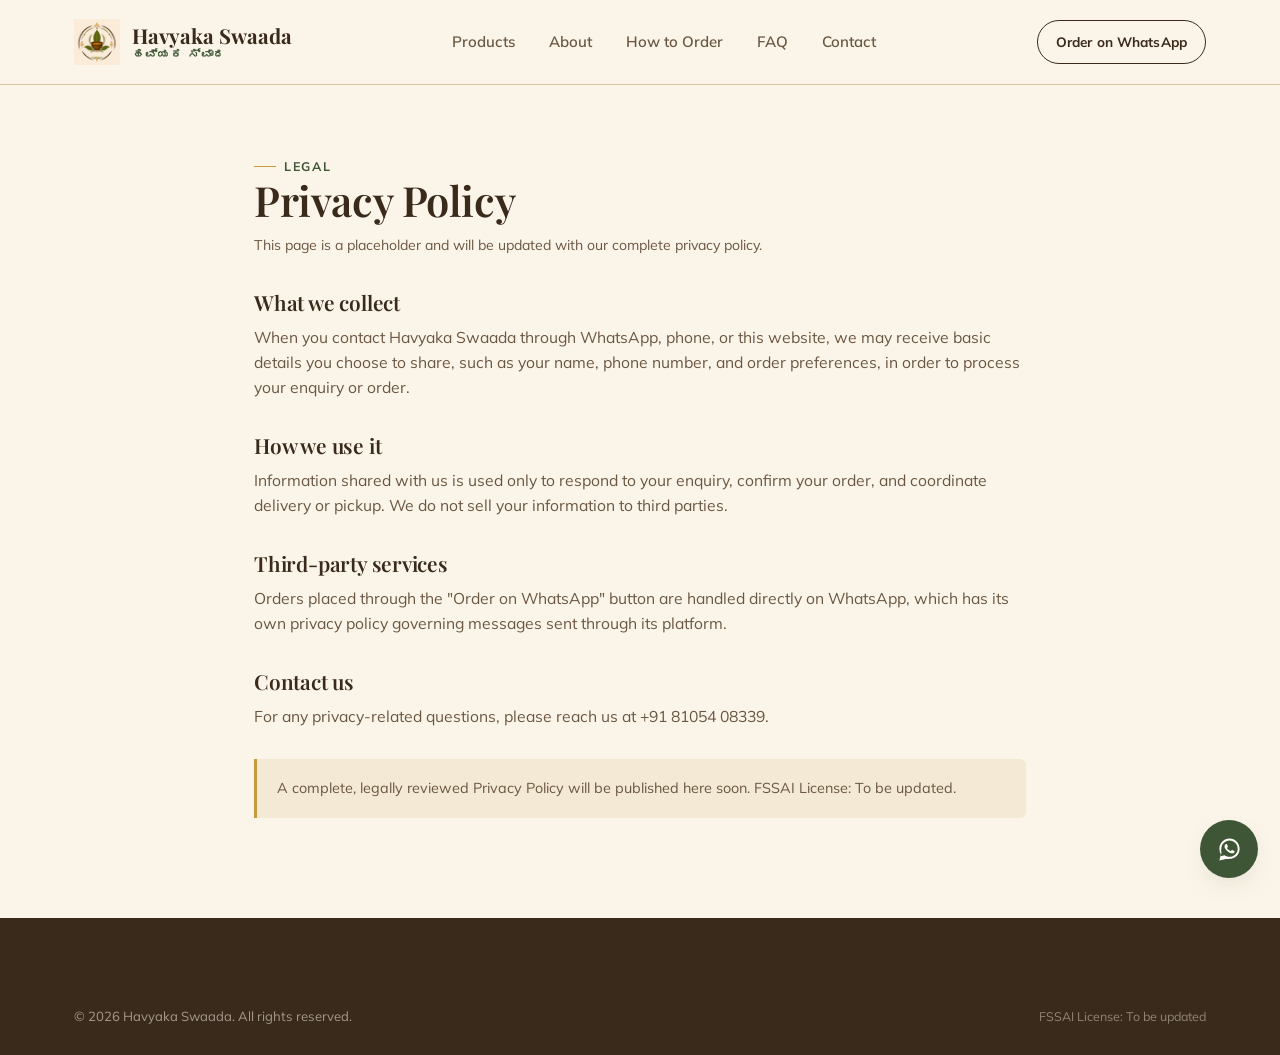
<file: privacy-policy.html>
<!DOCTYPE html>
<html lang="en">
<head>
<meta charset="UTF-8">
<meta name="viewport" content="width=device-width, initial-scale=1.0">
<title>Privacy Policy | Havyaka Swaada</title>
<meta name="description" content="Privacy Policy for Havyaka Swaada — how we handle your information when you contact or order from us.">
<link rel="canonical" href="https://havyakaswaada.com/privacy-policy.html">
<link rel="icon" type="image/png" href="images/favicon.png">
<link rel="apple-touch-icon" href="images/apple-touch-icon.png">
<link rel="preconnect" href="https://fonts.googleapis.com">
<link rel="preconnect" href="https://fonts.gstatic.com" crossorigin>
<link href="https://fonts.googleapis.com/css2?family=Playfair+Display:wght@500;600;700&family=Mulish:wght@400;600;700;800&family=Noto+Sans+Kannada:wght@500;700&display=swap" rel="stylesheet">
<link rel="stylesheet" href="css/style.css">
</head>
<body>

<header class="site-header" id="siteHeader">
  <div class="container">
    <a href="index.html" class="brand">
      <img src="images/logo-mark.png" alt="Havyaka Swaada emblem">
      <span class="brand-name">
        <strong>Havyaka Swaada</strong>
        <span>ಹವ್ಯಕ ಸ್ವಾದ</span>
      </span>
    </a>
    <nav class="nav-links" aria-label="Primary">
      <a href="index.html#products">Products</a>
      <a href="index.html#about">About</a>
      <a href="index.html#how-to-order">How to Order</a>
      <a href="index.html#faq">FAQ</a>
      <a href="index.html#contact">Contact</a>
    </nav>
    <div class="header-actions">
      <a href="#" class="btn btn--outline btn--sm" data-whatsapp-cta>Order on WhatsApp</a>
      <button class="nav-toggle" id="navToggle" aria-label="Toggle menu" aria-expanded="false"></button>
    </div>
  </div>
</header>

<main class="policy-page">
  <div class="container">
    <span class="eyebrow">Legal</span>
    <h1>Privacy Policy</h1>
    <p class="updated">This page is a placeholder and will be updated with our complete privacy policy.</p>

    <h2>What we collect</h2>
    <p>When you contact Havyaka Swaada through WhatsApp, phone, or this website, we may receive basic details you choose to share, such as your name, phone number, and order preferences, in order to process your enquiry or order.</p>

    <h2>How we use it</h2>
    <p>Information shared with us is used only to respond to your enquiry, confirm your order, and coordinate delivery or pickup. We do not sell your information to third parties.</p>

    <h2>Third-party services</h2>
    <p>Orders placed through the "Order on WhatsApp" button are handled directly on WhatsApp, which has its own privacy policy governing messages sent through its platform.</p>

    <h2>Contact us</h2>
    <p>For any privacy-related questions, please reach us at <a href="tel:+918105408339">+91 81054 08339</a>.</p>

    <div class="policy-placeholder">A complete, legally reviewed Privacy Policy will be published here soon. FSSAI License: To be updated.</div>
  </div>
</main>

<footer class="site-footer">
  <div class="container">
    <div class="footer-bottom">
      <span>&copy; <span id="year"></span> Havyaka Swaada. All rights reserved.</span>
      <span class="footer-legal-note">FSSAI License: To be updated</span>
    </div>
  </div>
</footer>

<a href="#" class="whatsapp-float" id="whatsappFloat" aria-label="Order on WhatsApp">
  <svg viewBox="0 0 32 32" fill="currentColor" aria-hidden="true"><path d="M16.02 3C9.4 3 4.02 8.37 4.02 15c0 2.36.65 4.56 1.78 6.44L4 29l7.74-1.75A11.9 11.9 0 0 0 16.02 27C22.65 27 28 21.63 28 15S22.65 3 16.02 3Zm0 21.7c-2.02 0-3.9-.58-5.5-1.58l-.4-.24-4.6 1.04 1.05-4.48-.26-.42A9.6 9.6 0 0 1 6.34 15c0-5.34 4.35-9.68 9.68-9.68 5.34 0 9.68 4.34 9.68 9.68 0 5.34-4.34 9.7-9.68 9.7Zm5.32-7.24c-.29-.15-1.72-.85-1.99-.95-.27-.1-.46-.15-.66.15-.2.29-.76.95-.93 1.14-.17.2-.34.22-.63.07-.29-.15-1.22-.45-2.33-1.44-.86-.77-1.44-1.72-1.61-2.01-.17-.29-.02-.45.13-.6.13-.13.29-.34.44-.51.15-.17.2-.29.29-.49.1-.2.05-.37-.02-.51-.07-.15-.66-1.59-.9-2.18-.24-.57-.48-.5-.66-.51h-.56c-.2 0-.51.07-.78.37-.27.29-1.02 1-1.02 2.44s1.05 2.83 1.19 3.03c.15.2 2.06 3.14 4.98 4.4.7.3 1.24.48 1.67.61.7.22 1.34.19 1.84.12.56-.08 1.72-.7 1.96-1.38.24-.68.24-1.26.17-1.38-.07-.13-.26-.2-.55-.34Z"/></svg>
</a>

<script src="js/products.js"></script>
<script src="js/main.js"></script>
</body>
</html>
</file>
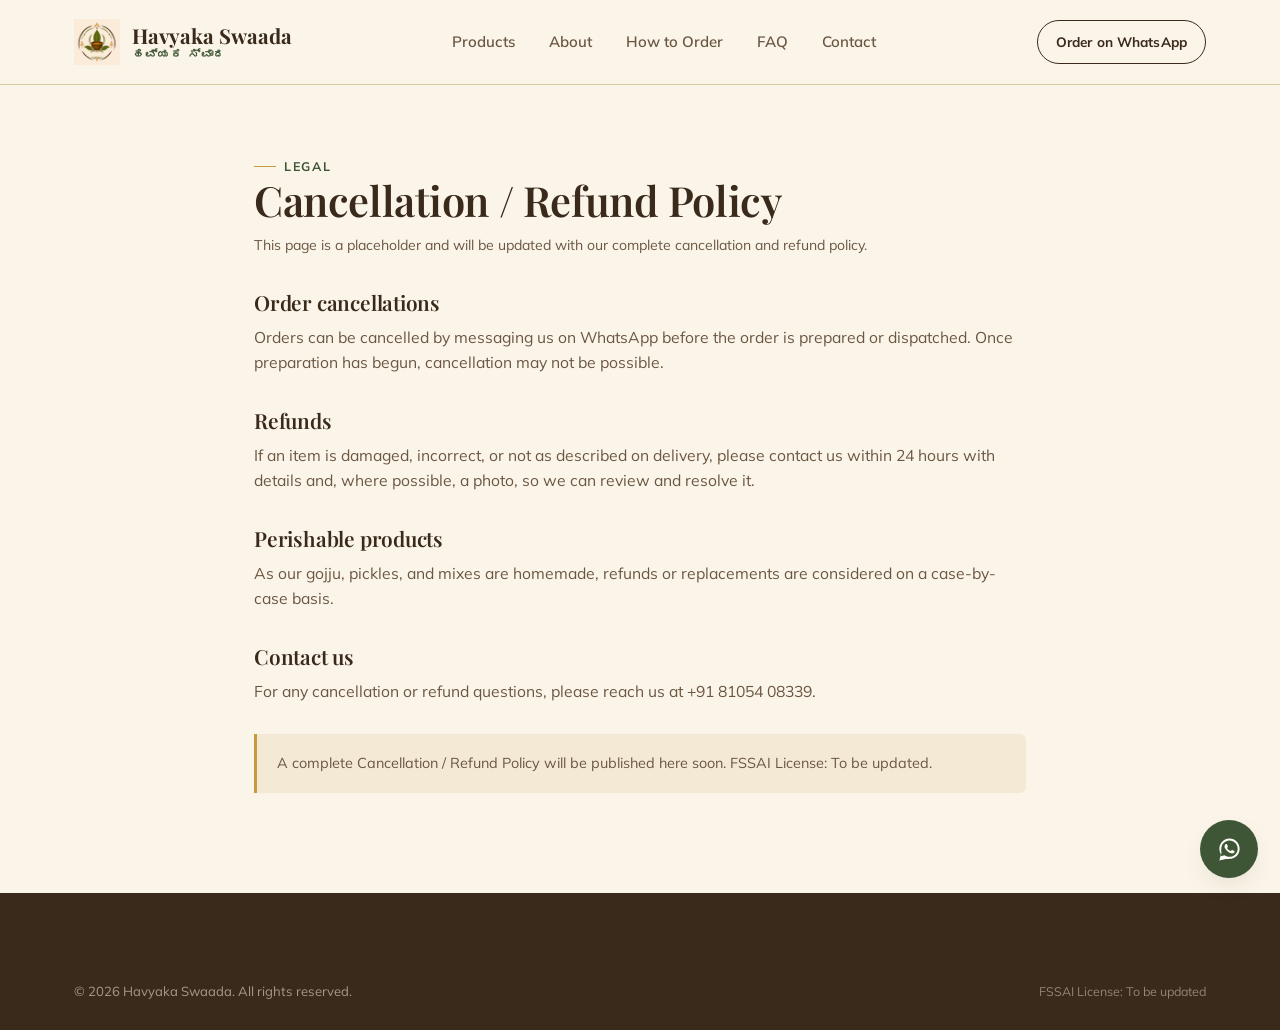
<file: refund-policy.html>
<!DOCTYPE html>
<html lang="en">
<head>
<meta charset="UTF-8">
<meta name="viewport" content="width=device-width, initial-scale=1.0">
<title>Cancellation &amp; Refund Policy | Havyaka Swaada</title>
<meta name="description" content="Cancellation and refund policy for orders placed with Havyaka Swaada.">
<link rel="canonical" href="https://havyakaswaada.com/refund-policy.html">
<link rel="icon" type="image/png" href="images/favicon.png">
<link rel="apple-touch-icon" href="images/apple-touch-icon.png">
<link rel="preconnect" href="https://fonts.googleapis.com">
<link rel="preconnect" href="https://fonts.gstatic.com" crossorigin>
<link href="https://fonts.googleapis.com/css2?family=Playfair+Display:wght@500;600;700&family=Mulish:wght@400;600;700;800&family=Noto+Sans+Kannada:wght@500;700&display=swap" rel="stylesheet">
<link rel="stylesheet" href="css/style.css">
</head>
<body>

<header class="site-header" id="siteHeader">
  <div class="container">
    <a href="index.html" class="brand">
      <img src="images/logo-mark.png" alt="Havyaka Swaada emblem">
      <span class="brand-name">
        <strong>Havyaka Swaada</strong>
        <span>ಹವ್ಯಕ ಸ್ವಾದ</span>
      </span>
    </a>
    <nav class="nav-links" aria-label="Primary">
      <a href="index.html#products">Products</a>
      <a href="index.html#about">About</a>
      <a href="index.html#how-to-order">How to Order</a>
      <a href="index.html#faq">FAQ</a>
      <a href="index.html#contact">Contact</a>
    </nav>
    <div class="header-actions">
      <a href="#" class="btn btn--outline btn--sm" data-whatsapp-cta>Order on WhatsApp</a>
      <button class="nav-toggle" id="navToggle" aria-label="Toggle menu" aria-expanded="false"></button>
    </div>
  </div>
</header>

<main class="policy-page">
  <div class="container">
    <span class="eyebrow">Legal</span>
    <h1>Cancellation / Refund Policy</h1>
    <p class="updated">This page is a placeholder and will be updated with our complete cancellation and refund policy.</p>

    <h2>Order cancellations</h2>
    <p>Orders can be cancelled by messaging us on WhatsApp before the order is prepared or dispatched. Once preparation has begun, cancellation may not be possible.</p>

    <h2>Refunds</h2>
    <p>If an item is damaged, incorrect, or not as described on delivery, please contact us within 24 hours with details and, where possible, a photo, so we can review and resolve it.</p>

    <h2>Perishable products</h2>
    <p>As our gojju, pickles, and mixes are homemade, refunds or replacements are considered on a case-by-case basis.</p>

    <h2>Contact us</h2>
    <p>For any cancellation or refund questions, please reach us at <a href="tel:+918105408339">+91 81054 08339</a>.</p>

    <div class="policy-placeholder">A complete Cancellation / Refund Policy will be published here soon. FSSAI License: To be updated.</div>
  </div>
</main>

<footer class="site-footer">
  <div class="container">
    <div class="footer-bottom">
      <span>&copy; <span id="year"></span> Havyaka Swaada. All rights reserved.</span>
      <span class="footer-legal-note">FSSAI License: To be updated</span>
    </div>
  </div>
</footer>

<a href="#" class="whatsapp-float" id="whatsappFloat" aria-label="Order on WhatsApp">
  <svg viewBox="0 0 32 32" fill="currentColor" aria-hidden="true"><path d="M16.02 3C9.4 3 4.02 8.37 4.02 15c0 2.36.65 4.56 1.78 6.44L4 29l7.74-1.75A11.9 11.9 0 0 0 16.02 27C22.65 27 28 21.63 28 15S22.65 3 16.02 3Zm0 21.7c-2.02 0-3.9-.58-5.5-1.58l-.4-.24-4.6 1.04 1.05-4.48-.26-.42A9.6 9.6 0 0 1 6.34 15c0-5.34 4.35-9.68 9.68-9.68 5.34 0 9.68 4.34 9.68 9.68 0 5.34-4.34 9.7-9.68 9.7Zm5.32-7.24c-.29-.15-1.72-.85-1.99-.95-.27-.1-.46-.15-.66.15-.2.29-.76.95-.93 1.14-.17.2-.34.22-.63.07-.29-.15-1.22-.45-2.33-1.44-.86-.77-1.44-1.72-1.61-2.01-.17-.29-.02-.45.13-.6.13-.13.29-.34.44-.51.15-.17.2-.29.29-.49.1-.2.05-.37-.02-.51-.07-.15-.66-1.59-.9-2.18-.24-.57-.48-.5-.66-.51h-.56c-.2 0-.51.07-.78.37-.27.29-1.02 1-1.02 2.44s1.05 2.83 1.19 3.03c.15.2 2.06 3.14 4.98 4.4.7.3 1.24.48 1.67.61.7.22 1.34.19 1.84.12.56-.08 1.72-.7 1.96-1.38.24-.68.24-1.26.17-1.38-.07-.13-.26-.2-.55-.34Z"/></svg>
</a>

<script src="js/products.js"></script>
<script src="js/main.js"></script>
</body>
</html>
</file>
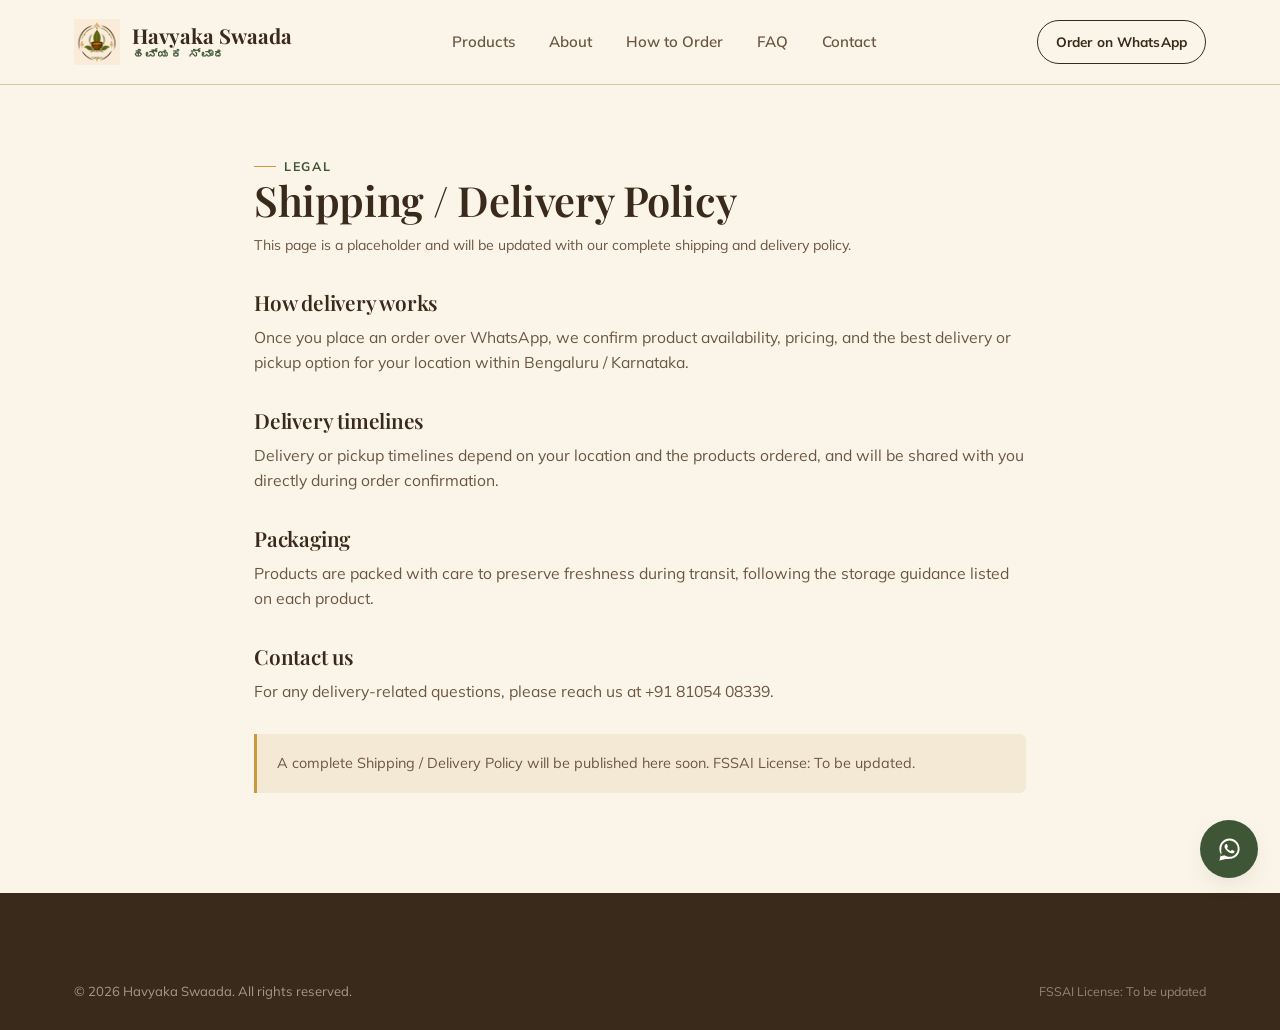
<file: shipping-policy.html>
<!DOCTYPE html>
<html lang="en">
<head>
<meta charset="UTF-8">
<meta name="viewport" content="width=device-width, initial-scale=1.0">
<title>Shipping &amp; Delivery Policy | Havyaka Swaada</title>
<meta name="description" content="Shipping and delivery information for orders placed with Havyaka Swaada.">
<link rel="canonical" href="https://havyakaswaada.com/shipping-policy.html">
<link rel="icon" type="image/png" href="images/favicon.png">
<link rel="apple-touch-icon" href="images/apple-touch-icon.png">
<link rel="preconnect" href="https://fonts.googleapis.com">
<link rel="preconnect" href="https://fonts.gstatic.com" crossorigin>
<link href="https://fonts.googleapis.com/css2?family=Playfair+Display:wght@500;600;700&family=Mulish:wght@400;600;700;800&family=Noto+Sans+Kannada:wght@500;700&display=swap" rel="stylesheet">
<link rel="stylesheet" href="css/style.css">
</head>
<body>

<header class="site-header" id="siteHeader">
  <div class="container">
    <a href="index.html" class="brand">
      <img src="images/logo-mark.png" alt="Havyaka Swaada emblem">
      <span class="brand-name">
        <strong>Havyaka Swaada</strong>
        <span>ಹವ್ಯಕ ಸ್ವಾದ</span>
      </span>
    </a>
    <nav class="nav-links" aria-label="Primary">
      <a href="index.html#products">Products</a>
      <a href="index.html#about">About</a>
      <a href="index.html#how-to-order">How to Order</a>
      <a href="index.html#faq">FAQ</a>
      <a href="index.html#contact">Contact</a>
    </nav>
    <div class="header-actions">
      <a href="#" class="btn btn--outline btn--sm" data-whatsapp-cta>Order on WhatsApp</a>
      <button class="nav-toggle" id="navToggle" aria-label="Toggle menu" aria-expanded="false"></button>
    </div>
  </div>
</header>

<main class="policy-page">
  <div class="container">
    <span class="eyebrow">Legal</span>
    <h1>Shipping / Delivery Policy</h1>
    <p class="updated">This page is a placeholder and will be updated with our complete shipping and delivery policy.</p>

    <h2>How delivery works</h2>
    <p>Once you place an order over WhatsApp, we confirm product availability, pricing, and the best delivery or pickup option for your location within Bengaluru / Karnataka.</p>

    <h2>Delivery timelines</h2>
    <p>Delivery or pickup timelines depend on your location and the products ordered, and will be shared with you directly during order confirmation.</p>

    <h2>Packaging</h2>
    <p>Products are packed with care to preserve freshness during transit, following the storage guidance listed on each product.</p>

    <h2>Contact us</h2>
    <p>For any delivery-related questions, please reach us at <a href="tel:+918105408339">+91 81054 08339</a>.</p>

    <div class="policy-placeholder">A complete Shipping / Delivery Policy will be published here soon. FSSAI License: To be updated.</div>
  </div>
</main>

<footer class="site-footer">
  <div class="container">
    <div class="footer-bottom">
      <span>&copy; <span id="year"></span> Havyaka Swaada. All rights reserved.</span>
      <span class="footer-legal-note">FSSAI License: To be updated</span>
    </div>
  </div>
</footer>

<a href="#" class="whatsapp-float" id="whatsappFloat" aria-label="Order on WhatsApp">
  <svg viewBox="0 0 32 32" fill="currentColor" aria-hidden="true"><path d="M16.02 3C9.4 3 4.02 8.37 4.02 15c0 2.36.65 4.56 1.78 6.44L4 29l7.74-1.75A11.9 11.9 0 0 0 16.02 27C22.65 27 28 21.63 28 15S22.65 3 16.02 3Zm0 21.7c-2.02 0-3.9-.58-5.5-1.58l-.4-.24-4.6 1.04 1.05-4.48-.26-.42A9.6 9.6 0 0 1 6.34 15c0-5.34 4.35-9.68 9.68-9.68 5.34 0 9.68 4.34 9.68 9.68 0 5.34-4.34 9.7-9.68 9.7Zm5.32-7.24c-.29-.15-1.72-.85-1.99-.95-.27-.1-.46-.15-.66.15-.2.29-.76.95-.93 1.14-.17.2-.34.22-.63.07-.29-.15-1.22-.45-2.33-1.44-.86-.77-1.44-1.72-1.61-2.01-.17-.29-.02-.45.13-.6.13-.13.29-.34.44-.51.15-.17.2-.29.29-.49.1-.2.05-.37-.02-.51-.07-.15-.66-1.59-.9-2.18-.24-.57-.48-.5-.66-.51h-.56c-.2 0-.51.07-.78.37-.27.29-1.02 1-1.02 2.44s1.05 2.83 1.19 3.03c.15.2 2.06 3.14 4.98 4.4.7.3 1.24.48 1.67.61.7.22 1.34.19 1.84.12.56-.08 1.72-.7 1.96-1.38.24-.68.24-1.26.17-1.38-.07-.13-.26-.2-.55-.34Z"/></svg>
</a>

<script src="js/products.js"></script>
<script src="js/main.js"></script>
</body>
</html>
</file>
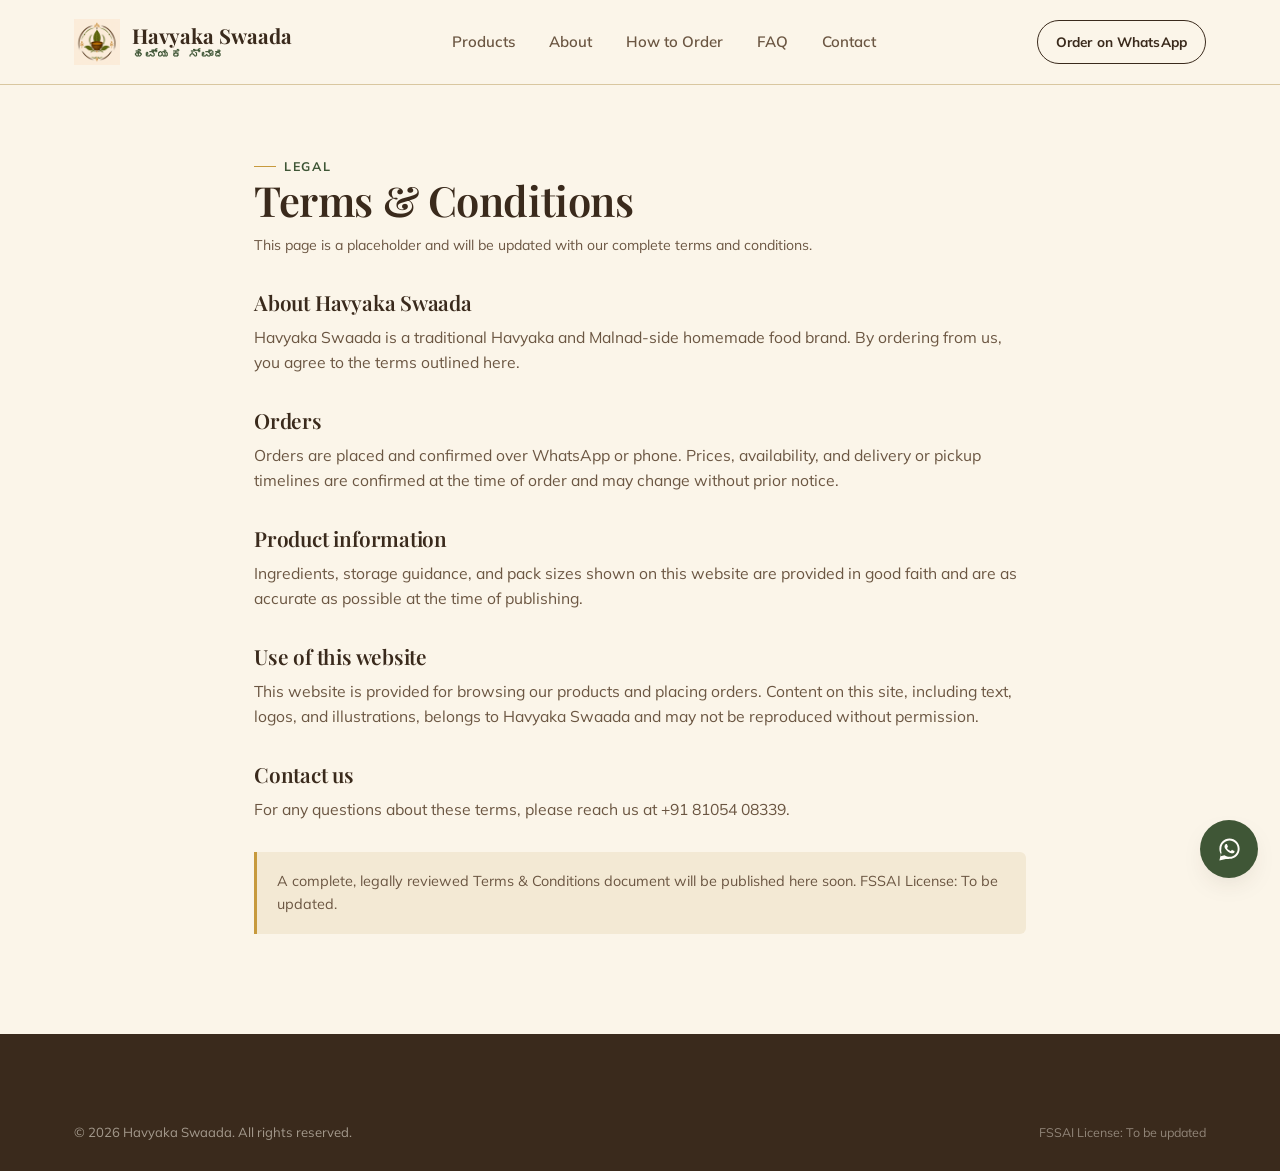
<file: terms-and-conditions.html>
<!DOCTYPE html>
<html lang="en">
<head>
<meta charset="UTF-8">
<meta name="viewport" content="width=device-width, initial-scale=1.0">
<title>Terms &amp; Conditions | Havyaka Swaada</title>
<meta name="description" content="Terms and Conditions for using the Havyaka Swaada website and ordering from us.">
<link rel="canonical" href="https://havyakaswaada.com/terms-and-conditions.html">
<link rel="icon" type="image/png" href="images/favicon.png">
<link rel="apple-touch-icon" href="images/apple-touch-icon.png">
<link rel="preconnect" href="https://fonts.googleapis.com">
<link rel="preconnect" href="https://fonts.gstatic.com" crossorigin>
<link href="https://fonts.googleapis.com/css2?family=Playfair+Display:wght@500;600;700&family=Mulish:wght@400;600;700;800&family=Noto+Sans+Kannada:wght@500;700&display=swap" rel="stylesheet">
<link rel="stylesheet" href="css/style.css">
</head>
<body>

<header class="site-header" id="siteHeader">
  <div class="container">
    <a href="index.html" class="brand">
      <img src="images/logo-mark.png" alt="Havyaka Swaada emblem">
      <span class="brand-name">
        <strong>Havyaka Swaada</strong>
        <span>ಹವ್ಯಕ ಸ್ವಾದ</span>
      </span>
    </a>
    <nav class="nav-links" aria-label="Primary">
      <a href="index.html#products">Products</a>
      <a href="index.html#about">About</a>
      <a href="index.html#how-to-order">How to Order</a>
      <a href="index.html#faq">FAQ</a>
      <a href="index.html#contact">Contact</a>
    </nav>
    <div class="header-actions">
      <a href="#" class="btn btn--outline btn--sm" data-whatsapp-cta>Order on WhatsApp</a>
      <button class="nav-toggle" id="navToggle" aria-label="Toggle menu" aria-expanded="false"></button>
    </div>
  </div>
</header>

<main class="policy-page">
  <div class="container">
    <span class="eyebrow">Legal</span>
    <h1>Terms &amp; Conditions</h1>
    <p class="updated">This page is a placeholder and will be updated with our complete terms and conditions.</p>

    <h2>About Havyaka Swaada</h2>
    <p>Havyaka Swaada is a traditional Havyaka and Malnad-side homemade food brand. By ordering from us, you agree to the terms outlined here.</p>

    <h2>Orders</h2>
    <p>Orders are placed and confirmed over WhatsApp or phone. Prices, availability, and delivery or pickup timelines are confirmed at the time of order and may change without prior notice.</p>

    <h2>Product information</h2>
    <p>Ingredients, storage guidance, and pack sizes shown on this website are provided in good faith and are as accurate as possible at the time of publishing.</p>

    <h2>Use of this website</h2>
    <p>This website is provided for browsing our products and placing orders. Content on this site, including text, logos, and illustrations, belongs to Havyaka Swaada and may not be reproduced without permission.</p>

    <h2>Contact us</h2>
    <p>For any questions about these terms, please reach us at <a href="tel:+918105408339">+91 81054 08339</a>.</p>

    <div class="policy-placeholder">A complete, legally reviewed Terms &amp; Conditions document will be published here soon. FSSAI License: To be updated.</div>
  </div>
</main>

<footer class="site-footer">
  <div class="container">
    <div class="footer-bottom">
      <span>&copy; <span id="year"></span> Havyaka Swaada. All rights reserved.</span>
      <span class="footer-legal-note">FSSAI License: To be updated</span>
    </div>
  </div>
</footer>

<a href="#" class="whatsapp-float" id="whatsappFloat" aria-label="Order on WhatsApp">
  <svg viewBox="0 0 32 32" fill="currentColor" aria-hidden="true"><path d="M16.02 3C9.4 3 4.02 8.37 4.02 15c0 2.36.65 4.56 1.78 6.44L4 29l7.74-1.75A11.9 11.9 0 0 0 16.02 27C22.65 27 28 21.63 28 15S22.65 3 16.02 3Zm0 21.7c-2.02 0-3.9-.58-5.5-1.58l-.4-.24-4.6 1.04 1.05-4.48-.26-.42A9.6 9.6 0 0 1 6.34 15c0-5.34 4.35-9.68 9.68-9.68 5.34 0 9.68 4.34 9.68 9.68 0 5.34-4.34 9.7-9.68 9.7Zm5.32-7.24c-.29-.15-1.72-.85-1.99-.95-.27-.1-.46-.15-.66.15-.2.29-.76.95-.93 1.14-.17.2-.34.22-.63.07-.29-.15-1.22-.45-2.33-1.44-.86-.77-1.44-1.72-1.61-2.01-.17-.29-.02-.45.13-.6.13-.13.29-.34.44-.51.15-.17.2-.29.29-.49.1-.2.05-.37-.02-.51-.07-.15-.66-1.59-.9-2.18-.24-.57-.48-.5-.66-.51h-.56c-.2 0-.51.07-.78.37-.27.29-1.02 1-1.02 2.44s1.05 2.83 1.19 3.03c.15.2 2.06 3.14 4.98 4.4.7.3 1.24.48 1.67.61.7.22 1.34.19 1.84.12.56-.08 1.72-.7 1.96-1.38.24-.68.24-1.26.17-1.38-.07-.13-.26-.2-.55-.34Z"/></svg>
</a>

<script src="js/products.js"></script>
<script src="js/main.js"></script>
</body>
</html>
</file>
<file: css/style.css>
/* ==========================================================================
   Havyaka Swaada — Stylesheet
   v1.3.0
   ========================================================================== */

/* -------------------------- Design tokens -------------------------- */
:root {
  --cream:        #FBF5E9;
  --cream-alt:    #F3E9D4;
  --paper:        #FFFDF8;
  --ink:          #3A2A1C;
  --ink-soft:     #6B5642;
  --leaf:         #5C7A52;
  --leaf-dark:    #3F5636;
  --gold:         #C79A3D;
  --gold-light:   #E9CD86;
  --gold-deep:    #8C6423;
  --border:       #D9C7A0;
  --danger:       #8C4A3C;

  --font-display: 'Playfair Display', 'Georgia', serif;
  --font-body:    'Mulish', 'Segoe UI', sans-serif;
  --font-kannada: 'Noto Sans Kannada', var(--font-body);

  --radius-sm: 6px;
  --radius-md: 14px;
  --radius-lg: 26px;

  --shadow-card: 0 10px 30px -14px rgba(58, 42, 28, 0.28);
  --shadow-soft: 0 4px 16px -8px rgba(58, 42, 28, 0.18);

  --container: 1180px;
}

/* -------------------------- Reset -------------------------- */
*, *::before, *::after { box-sizing: border-box; }
html { scroll-behavior: smooth; }
@media (prefers-reduced-motion: reduce) {
  html { scroll-behavior: auto; }
  *, *::before, *::after { animation-duration: 0.01ms !important; animation-iteration-count: 1 !important; transition-duration: 0.01ms !important; }
}

/* Author display rules (flex etc.) must never override the HTML `hidden` attribute */
[hidden] { display: none !important; }

body, h1, h2, h3, h4, p, ul, figure { margin: 0; }
ul { padding: 0; list-style: none; }
img { max-width: 100%; display: block; }
a { color: inherit; text-decoration: none; }
button { font: inherit; cursor: pointer; }

body {
  font-family: var(--font-body);
  background: var(--cream);
  color: var(--ink);
  line-height: 1.6;
  -webkit-font-smoothing: antialiased;
}

h1, h2, h3, h4 {
  font-family: var(--font-display);
  color: var(--ink);
  line-height: 1.15;
  font-weight: 400;
}

:focus-visible {
  outline: 2.5px solid var(--leaf);
  outline-offset: 3px;
}

.container {
  width: 100%;
  max-width: var(--container);
  margin: 0 auto;
  padding: 0 24px;
}

.eyebrow {
  display: inline-flex;
  align-items: center;
  gap: 8px;
  font-family: var(--font-body);
  font-size: 0.78rem;
  font-weight: 700;
  letter-spacing: 0.14em;
  text-transform: uppercase;
  color: var(--leaf-dark);
}
.eyebrow::before {
  content: "";
  width: 22px;
  height: 1px;
  background: var(--gold);
}

.section-head {
  max-width: 640px;
  margin-bottom: 44px;
}
.section-head.center { margin-left: auto; margin-right: auto; text-align: center; }
.section-head h2 { font-size: clamp(1.9rem, 3.2vw, 2.6rem); margin-top: 10px; }
.section-head p { margin-top: 14px; color: var(--ink-soft); font-size: 1.02rem; }

.section {
  padding: 84px 0;
}
.section--alt {
  background: var(--cream-alt);
  background-image: url('../images/pattern-leaf.svg');
  background-repeat: repeat;
  background-size: 220px;
  background-blend-mode: normal;
  position: relative;
}
.section--alt::before {
  content: "";
  position: absolute;
  inset: 0;
  background: var(--cream-alt);
  opacity: 0.94;
}
.section--alt > .container { position: relative; z-index: 1; }

.divider {
  display: block;
  width: 200px;
  height: 40px;
  margin: 8px auto 0;
  opacity: 0.9;
}

/* -------------------------- Buttons -------------------------- */
.btn {
  display: inline-flex;
  align-items: center;
  justify-content: center;
  gap: 10px;
  padding: 14px 28px;
  border-radius: 999px;
  font-weight: 700;
  font-size: 0.96rem;
  letter-spacing: 0.01em;
  border: 1.5px solid transparent;
  transition: transform 0.18s ease, box-shadow 0.18s ease, background 0.18s ease, color 0.18s ease;
  white-space: nowrap;
}
.btn:hover { transform: translateY(-2px); }

.btn--primary {
  background: var(--leaf-dark);
  color: var(--paper);
  box-shadow: var(--shadow-soft);
}
.btn--primary:hover { background: var(--leaf); }

.btn--gold {
  background: var(--gold);
  color: var(--ink);
  box-shadow: var(--shadow-soft);
}
.btn--gold:hover { background: var(--gold-light); }

.btn--outline {
  background: transparent;
  border-color: var(--ink);
  color: var(--ink);
}
.btn--outline:hover { background: var(--ink); color: var(--paper); }

.btn--sm { padding: 10px 18px; font-size: 0.85rem; }
.btn--block { width: 100%; }

.btn svg { width: 18px; height: 18px; flex-shrink: 0; }

/* -------------------------- Header -------------------------- */
.site-header {
  position: sticky;
  top: 0;
  z-index: 60;
  background: rgba(251, 245, 233, 0.92);
  backdrop-filter: blur(8px);
  border-bottom: 1px solid var(--border);
}
.site-header .container {
  display: flex;
  align-items: center;
  justify-content: space-between;
  gap: 20px;
  height: 84px;
}
.brand {
  display: flex;
  align-items: center;
  gap: 12px;
}
.brand img { width: 46px; height: 46px; }
.brand-name {
  display: flex;
  flex-direction: column;
  line-height: 1.15;
}
.brand-name strong {
  font-family: var(--font-display);
  font-size: 1.28rem;
}
.brand-name span {
  font-size: 0.72rem;
  letter-spacing: 0.08em;
  color: var(--leaf-dark);
  text-transform: uppercase;
  font-weight: 700;
}

.nav-links {
  display: flex;
  align-items: center;
  gap: 34px;
}
.nav-links a {
  font-size: 0.94rem;
  font-weight: 600;
  color: var(--ink-soft);
  position: relative;
  padding: 6px 0;
}
.nav-links a:hover { color: var(--ink); }
.nav-links a::after {
  content: "";
  position: absolute;
  left: 0; right: 0; bottom: 0;
  height: 2px;
  background: var(--gold);
  transform: scaleX(0);
  transform-origin: left;
  transition: transform 0.2s ease;
}
.nav-links a:hover::after { transform: scaleX(1); }

.header-actions { display: flex; align-items: center; gap: 14px; }

.nav-toggle {
  display: none;
  background: none;
  border: none;
  width: 42px;
  height: 42px;
  align-items: center;
  justify-content: center;
}
.nav-toggle span,
.nav-toggle::before,
.nav-toggle::after {
  content: "";
  display: block;
  width: 24px;
  height: 2px;
  background: var(--ink);
  margin: 5px auto;
  transition: transform 0.2s ease, opacity 0.2s ease;
}
.nav-toggle[aria-expanded="true"] span { opacity: 0; }
.nav-toggle[aria-expanded="true"]::before { transform: translateY(7px) rotate(45deg); }
.nav-toggle[aria-expanded="true"]::after { transform: translateY(-7px) rotate(-45deg); }

/* -------------------------- Hero -------------------------- */
.hero {
  --bleed: max(24px, calc((100vw - var(--container)) / 2 + 24px));
  position: relative;
  overflow: hidden;
  padding: 0 0 8px;
}
.hero-grid {
  display: grid;
  grid-template-columns: minmax(0, 1fr) minmax(0, 1.08fr);
  gap: 24px;
  align-items: center;
}
.hero-copy { position: relative; z-index: 2; padding: 56px 0 84px; }
.hero-copy h1 {
  font-size: clamp(2.5rem, 4.8vw, 4.1rem);
  margin: 18px 0 14px;
  letter-spacing: -0.01em;
}
.u-gold {
  background: linear-gradient(transparent 80%, rgba(199, 154, 61, 0.4) 80% 92%, transparent 92%);
  padding: 0 0.06em;
}
.hero-copy .kannada-line {
  font-family: var(--font-kannada);
  color: var(--leaf-dark);
  font-size: 1.1rem;
  margin-bottom: 18px;
}
.hero-copy p.lede {
  color: var(--ink-soft);
  font-size: 1.12rem;
  max-width: 500px;
  margin-bottom: 32px;
}
.hero-actions { display: flex; flex-wrap: wrap; gap: 16px; }

.hero-stage {
  position: relative;
  justify-self: end;
  width: min(calc(100% + var(--bleed)), 820px);
  margin-right: calc(-1 * var(--bleed));
  aspect-ratio: 1 / 1;
}
.hero-photo { width: 100%; height: 100%; object-fit: cover; }
.hero-stage::before,
.hero-stage::after { content: ""; position: absolute; pointer-events: none; z-index: 1; }
.hero-stage::before {
  inset: 0;
  background: linear-gradient(90deg, var(--cream) 0%, rgba(251, 245, 233, 0.88) 7%, rgba(251, 245, 233, 0) 36%);
}
.hero-stage::after {
  left: 0; right: 0; bottom: 0; height: 24%;
  background: linear-gradient(to top, var(--cream) 8%, rgba(251, 245, 233, 0));
}

.hotspot {
  position: absolute;
  left: var(--x);
  top: var(--y);
  z-index: 3;
  transform: translate(-50%, -50%);
  display: flex;
  align-items: center;
}
.hotspot__dot {
  position: relative;
  width: 20px; height: 20px;
  border-radius: 50%;
  background: rgba(255, 253, 248, 0.95);
  border: 2px solid var(--gold);
  box-shadow: 0 0 0 0 rgba(199, 154, 61, 0.55);
  animation: hotspot-pulse 2.8s ease-out infinite;
}
.hotspot__dot::after {
  content: "";
  position: absolute;
  inset: 4px;
  border-radius: 50%;
  background: var(--gold);
}
.hotspot__label {
  position: absolute;
  right: calc(100% + 12px);
  top: 50%;
  transform: translateY(-50%);
  white-space: nowrap;
  background: rgba(255, 253, 248, 0.95);
  border: 1px solid var(--border);
  border-radius: 999px;
  padding: 7px 15px;
  font-size: 0.8rem;
  font-weight: 700;
  color: var(--ink);
  box-shadow: var(--shadow-soft);
  transition: background 0.18s ease, color 0.18s ease;
}
.hotspot:hover .hotspot__label,
.hotspot:focus-visible .hotspot__label { background: var(--ink); color: var(--paper); }
@keyframes hotspot-pulse {
  0%   { box-shadow: 0 0 0 0 rgba(199, 154, 61, 0.55); }
  70%, 100% { box-shadow: 0 0 0 15px rgba(199, 154, 61, 0); }
}

.hero-badge {
  position: absolute;
  left: 12%;
  bottom: 10%;
  z-index: 3;
  background: var(--ink);
  color: var(--paper);
  border-radius: 999px;
  padding: 13px 22px;
  font-size: 0.82rem;
  font-weight: 700;
  box-shadow: var(--shadow-card);
}
.hero-badge strong { color: var(--gold-light); }

/* Trust bar overlapping the hero's lower edge */
.trust-bar {
  position: relative;
  z-index: 4;
  margin-top: -66px;
  display: grid;
  grid-template-columns: repeat(4, 1fr);
  background: var(--paper);
  border: 1px solid var(--border);
  border-radius: 22px;
  box-shadow: 0 24px 48px -26px rgba(58, 42, 28, 0.42);
}
.trust-bar li { display: flex; align-items: center; gap: 14px; padding: 22px 24px; }
.trust-bar li + li { border-left: 1px dashed var(--border); }
.trust-ico {
  width: 46px; height: 46px;
  border-radius: 50%;
  background: var(--cream-alt);
  color: var(--leaf-dark);
  display: grid; place-items: center;
  flex-shrink: 0;
}
.trust-ico svg { width: 22px; height: 22px; }
.trust-bar strong { display: block; font-size: 0.93rem; line-height: 1.25; }
.trust-bar li > div > span { display: block; margin-top: 2px; font-size: 0.8rem; color: var(--ink-soft); }

/* -------------------------- Brand intro -------------------------- */
.intro {
  display: grid;
  grid-template-columns: 0.9fr 1.1fr;
  gap: 60px;
  align-items: start;
}
.intro-copy p { color: var(--ink-soft); font-size: 1.05rem; margin-top: 16px; }
.intro-copy h2 { font-size: clamp(1.9rem, 3vw, 2.5rem); }

.intro-points {
  display: grid;
  grid-template-columns: 1fr 1fr;
  gap: 18px;
}
.intro-point {
  background: var(--paper);
  border: 1px solid var(--border);
  border-radius: var(--radius-md);
  padding: 22px;
}
.intro-point h4 { font-size: 1.02rem; margin-bottom: 6px; }
.intro-point p { font-size: 0.9rem; color: var(--ink-soft); margin: 0; }
.intro-point .num {
  font-family: var(--font-display);
  color: var(--gold);
  font-size: 1.6rem;
  display: block;
  margin-bottom: 8px;
}

/* -------------------------- Category preview (arch cards) -------------------------- */
.cat-grid {
  display: grid;
  grid-template-columns: repeat(5, 1fr);
  gap: 24px;
}
.cat-card { display: block; text-align: center; }
.cat-card__arch {
  display: block;
  aspect-ratio: 4 / 5;
  border-radius: 999px 999px 22px 22px;
  overflow: hidden;
  border: 1px solid var(--gold-light);
  box-shadow: var(--shadow-card);
  background: var(--leaf-dark);
  margin-bottom: 18px;
  transition: box-shadow 0.25s ease, border-color 0.25s ease;
}
.cat-card__arch > img {
  width: 100%; height: 100%;
  object-fit: cover;
  transition: transform 0.7s ease;
}
.cat-card__arch.is-empty {
  display: grid; place-items: center;
  background: linear-gradient(160deg, var(--leaf), var(--leaf-dark));
}
.cat-card__icon {
  width: 112px; height: 112px;
  border-radius: 50%;
  background: var(--cream);
  display: grid; place-items: center;
}
.cat-card__icon img { width: 64px; height: 64px; }
.cat-card:hover .cat-card__arch { border-color: var(--gold); box-shadow: 0 22px 40px -20px rgba(58, 42, 28, 0.5); }
.cat-card:hover .cat-card__arch > img { transform: scale(1.07); }
.cat-card h4 { font-size: 1.08rem; margin-bottom: 4px; }
.cat-card p { font-size: 0.82rem; color: var(--ink-soft); max-width: 210px; margin: 0 auto; }
.cat-card__cta {
  display: inline-flex; align-items: center; gap: 6px;
  margin-top: 12px;
  font-size: 0.74rem; font-weight: 800;
  letter-spacing: 0.1em; text-transform: uppercase;
  color: var(--leaf-dark);
}
.cat-card__cta i { font-style: normal; transition: transform 0.2s ease; }
.cat-card:hover .cat-card__cta i { transform: translateX(4px); }

/* -------------------------- Products -------------------------- */
.cat-jump-wrap {
  position: sticky;
  top: 84px;
  z-index: 50;
  margin: 0 -24px 40px;
  padding: 12px 24px;
  background: rgba(251, 245, 233, 0.94);
  backdrop-filter: blur(8px);
  border-bottom: 1px solid var(--border);
}
.cat-jump {
  display: flex;
  justify-content: safe center;
  gap: 10px;
  overflow-x: auto;
  scrollbar-width: none;
  -webkit-overflow-scrolling: touch;
}
.cat-jump::-webkit-scrollbar { display: none; }
.cat-jump a {
  flex-shrink: 0;
  white-space: nowrap;
  background: var(--paper);
  border: 1.5px solid var(--border);
  border-radius: 999px;
  padding: 10px 20px;
  font-size: 0.88rem;
  font-weight: 700;
  color: var(--ink-soft);
  transition: all 0.18s ease;
}
.cat-jump a:hover { border-color: var(--gold); color: var(--ink); background: var(--cream-alt); }
.cat-jump a.is-active { background: var(--leaf-dark); border-color: var(--leaf-dark); color: var(--paper); }

.category-section {
  scroll-margin-top: 176px;
  padding-top: 8px;
  margin-bottom: 56px;
}
.category-section:last-child { margin-bottom: 0; }

.category-section-head {
  display: flex;
  align-items: center;
  gap: 16px;
  margin-bottom: 8px;
}
.category-section-head img { width: 46px; height: 46px; flex-shrink: 0; }
.category-section-head img.category-thumb { width: 64px; height: 64px; border-radius: 50%; object-fit: cover; border: 2px solid var(--gold-light); box-shadow: var(--shadow-soft); }
.category-section-head h3 { font-size: 1.5rem; }
.category-section-head p { font-size: 0.92rem; color: var(--ink-soft); margin-top: 2px; }

.category-divider {
  display: block;
  width: 100%;
  max-width: 220px;
  height: 40px;
  margin: 44px auto 0;
  opacity: 0.85;
}

.tab-panel-note {
  font-size: 0.92rem;
  color: var(--ink-soft);
  margin: 18px 0 26px;
  padding: 14px 18px;
  border-left: 3px solid var(--gold);
  background: var(--cream-alt);
  border-radius: 0 var(--radius-sm) var(--radius-sm) 0;
}

.product-grid {
  display: grid;
  grid-template-columns: repeat(auto-fill, minmax(300px, 1fr));
  gap: 24px;
}

.product-card {
  background: linear-gradient(180deg, #FFFEFB 0%, #FBF6EA 100%);
  border: 1px solid var(--border);
  border-radius: 20px;
  padding: 0;
  display: flex;
  flex-direction: column;
  position: relative;
  overflow: hidden;
  transition: box-shadow 0.2s ease, transform 0.2s ease, border-color 0.2s ease;
}
.product-card::before {
  content: "";
  position: absolute;
  top: 0; left: 0; right: 0;
  height: 3px;
  z-index: 2;
  background: linear-gradient(90deg, var(--gold), var(--gold-light));
  opacity: 0;
  transition: opacity 0.2s ease;
}
.product-card:hover::before,
.product-card.has-selection::before { opacity: 1; }
.product-card__body { padding: 28px 26px 26px; display: flex; flex-direction: column; flex: 1; position: relative; }
.product-photo { aspect-ratio: 4 / 3; overflow: hidden; }
.product-photo img { width: 100%; height: 100%; object-fit: cover; transition: transform 0.7s ease; }
.product-card:hover .product-photo img { transform: scale(1.05); }

.pill-row { display: flex; flex-wrap: wrap; gap: 8px; margin-top: 14px; }
.pill-row li {
  font-size: 0.72rem;
  font-weight: 700;
  letter-spacing: 0.02em;
  color: var(--leaf-dark);
  background: rgba(92, 122, 82, 0.1);
  border: 1px solid rgba(92, 122, 82, 0.28);
  padding: 4px 11px;
  border-radius: 999px;
}
.product-card:hover { box-shadow: var(--shadow-card); transform: translateY(-3px); }
.product-card.has-selection { border-color: var(--leaf); box-shadow: 0 0 0 2px rgba(92,122,82,0.18); }

.product-badge {
  position: absolute;
  top: 20px;
  right: 20px;
  background: var(--gold);
  color: var(--ink);
  font-size: 0.62rem;
  font-weight: 800;
  letter-spacing: 0.05em;
  text-transform: uppercase;
  padding: 4px 10px;
  border-radius: 999px;
  white-space: nowrap;
}

.product-card h3 { font-size: 1.28rem; }
.product-badge + h3 { padding-right: 118px; }
.product-card .kannada { font-family: var(--font-kannada); color: var(--leaf-dark); font-size: 0.86rem; margin-top: 2px; }
.product-card .tagline {
  font-size: 0.86rem;
  font-weight: 700;
  color: var(--leaf-dark);
  margin-top: 8px;
  letter-spacing: 0.01em;
}
.product-card .desc { font-size: 0.92rem; color: var(--ink-soft); margin-top: 10px; }

.price-row {
  display: flex;
  flex-direction: column;
  gap: 10px;
  margin-top: auto;
  padding-top: 18px;
}
.variant-row {
  display: flex;
  align-items: center;
  justify-content: space-between;
  gap: 12px;
  border: 1.5px solid var(--border);
  border-radius: var(--radius-sm);
  padding: 8px 8px 8px 14px;
  background: var(--cream);
  transition: border-color 0.15s ease, background 0.15s ease;
}
.variant-row.is-active {
  border-color: var(--leaf);
  background: rgba(92,122,82,0.08);
}
.variant-row__label {
  display: flex;
  flex-direction: column;
  align-items: flex-start;
  gap: 7px;
}
.variant-row__price-line { font-size: 0.88rem; font-weight: 600; color: var(--ink); }
.variant-row__price-line b { color: var(--gold); margin-left: 5px; font-weight: 800; }

.save-badge,
.extra-badge {
  display: inline-block;
  font-size: 0.68rem;
  font-weight: 800;
  letter-spacing: 0.02em;
  padding: 2px 8px;
  border-radius: 999px;
}
.save-badge {
  background: var(--leaf-dark);
  color: var(--paper);
}
.extra-badge {
  background: var(--gold-deep);
  color: var(--paper);
}

.qty-stepper {
  display: flex;
  align-items: center;
  gap: 0;
  border: 1.5px solid var(--border);
  border-radius: 999px;
  overflow: hidden;
  background: var(--paper);
  flex-shrink: 0;
}
.qty-stepper button {
  width: 30px;
  height: 30px;
  background: var(--cream-alt);
  border: none;
  font-size: 1rem;
  font-weight: 700;
  color: var(--ink);
  display: flex;
  align-items: center;
  justify-content: center;
  transition: background 0.15s ease;
}
.qty-stepper button:hover { background: var(--gold-light); }
.qty-stepper button:disabled { opacity: 0.4; cursor: not-allowed; }
.qty-stepper .qty-value {
  min-width: 30px;
  text-align: center;
  font-weight: 700;
  font-size: 0.9rem;
}

.added-indicator {
  margin-top: 10px;
  font-size: 0.82rem;
  font-weight: 700;
  color: var(--leaf-dark);
  display: flex;
  align-items: center;
  gap: 6px;
}
.added-indicator::before { content: "✓"; }

.product-details {
  margin-top: 16px;
  border-top: 1px dashed var(--border);
  padding-top: 14px;
}
.product-details summary {
  cursor: pointer;
  font-size: 0.85rem;
  font-weight: 700;
  color: var(--leaf-dark);
  list-style: none;
}
.product-details summary::-webkit-details-marker { display: none; }
.product-details summary::after { content: "＋"; float: right; }
.product-details[open] summary::after { content: "－"; }
.product-details dl { margin-top: 12px; font-size: 0.85rem; }
.product-details dt { font-weight: 700; color: var(--ink); margin-top: 10px; }
.product-details dt:first-child { margin-top: 0; }
.product-details dd { margin: 3px 0 0; color: var(--ink-soft); }

/* -------------------------- Order Bar (cart + WhatsApp send) -------------------------- */
.order-bar {
  position: fixed;
  bottom: 22px;
  right: 22px;
  z-index: 70;
  display: flex;
  flex-direction: column;
  align-items: flex-end;
  gap: 14px;
}
.order-bar__bubble {
  background: var(--leaf-dark);
  color: var(--paper);
  width: 58px;
  height: 58px;
  border-radius: 50%;
  border: none;
  display: flex;
  align-items: center;
  justify-content: center;
  box-shadow: var(--shadow-card);
  transition: transform 0.2s ease, background 0.2s ease;
  position: relative;
  flex-shrink: 0;
  align-self: flex-end;
}
.order-bar__bubble:hover { transform: scale(1.07); background: var(--leaf); }
.order-bar__bubble svg { width: 27px; height: 27px; }
.order-bar__badge {
  position: absolute;
  top: -4px;
  right: -4px;
  background: var(--gold);
  color: var(--ink);
  font-size: 0.72rem;
  font-weight: 800;
  min-width: 22px;
  height: 22px;
  border-radius: 999px;
  display: flex;
  align-items: center;
  justify-content: center;
  padding: 0 5px;
  border: 2px solid var(--cream);
}

.order-bar__panel {
  width: min(340px, 84vw);
  max-height: 60vh;
  background: var(--paper);
  border: 1px solid var(--border);
  border-radius: var(--radius-md);
  box-shadow: var(--shadow-card);
  padding: 20px;
  display: flex;
  flex-direction: column;
}
.order-bar__head {
  display: flex;
  align-items: center;
  justify-content: space-between;
  margin-bottom: 10px;
}
.order-bar__head h4 { font-size: 1.05rem; }
.order-bar__clear {
  background: none;
  border: none;
  font-size: 0.78rem;
  font-weight: 700;
  color: var(--danger);
  text-decoration: underline;
}
.order-bar__items {
  overflow-y: auto;
  max-height: 32vh;
  margin-bottom: 16px;
  display: flex;
  flex-direction: column;
  gap: 10px;
}
.order-bar__item {
  display: flex;
  align-items: flex-start;
  justify-content: space-between;
  gap: 10px;
  font-size: 0.86rem;
  padding-bottom: 10px;
  border-bottom: 1px solid var(--border);
}
.order-bar__item:last-child { border-bottom: none; padding-bottom: 0; }
.order-bar__item-name { font-weight: 700; color: var(--ink); }
.order-bar__item-meta { color: var(--ink-soft); font-size: 0.8rem; margin-top: 2px; }
.order-bar__item-remove {
  background: none;
  border: none;
  color: var(--ink-soft);
  font-size: 1.1rem;
  line-height: 1;
  flex-shrink: 0;
  padding: 2px 4px;
}
.order-bar__item-remove:hover { color: var(--danger); }
.order-bar__panel .btn svg { width: 18px; height: 18px; }

/* -------------------------- Storage & Usage -------------------------- */
.storage-grid {
  display: grid;
  grid-template-columns: repeat(3, 1fr);
  gap: 22px;
}
.storage-card {
  background: var(--paper);
  border: 1px solid var(--border);
  border-radius: var(--radius-md);
  padding: 26px;
}
.storage-card h4 { font-size: 1.05rem; margin-bottom: 10px; display: flex; align-items: center; gap: 10px; }
.storage-card h4 .dot { width: 9px; height: 9px; border-radius: 50%; background: var(--leaf); flex-shrink: 0; }
.storage-card p { font-size: 0.9rem; color: var(--ink-soft); }

/* -------------------------- About -------------------------- */
.about-grid {
  display: grid;
  grid-template-columns: 1fr 1fr;
  gap: 56px;
  align-items: center;
}
.about-copy p { color: var(--ink-soft); margin-top: 14px; font-size: 1.02rem; }
.about-quote {
  margin-top: 26px;
  padding: 22px 24px;
  border-left: 3px solid var(--gold);
  background: var(--cream-alt);
  border-radius: 0 var(--radius-sm) var(--radius-sm) 0;
  font-family: var(--font-display);
  font-size: 1.15rem;
  color: var(--ink);
}
.about-visual {
  background: var(--paper);
  border: 1px solid var(--border);
  border-radius: var(--radius-lg);
  padding: 40px;
}
.about-badge {
  width: 200px;
  margin: 0 auto 36px;
  border-radius: 50%;
  box-shadow: var(--shadow-soft);
}
.about-stats {
  display: grid;
  grid-template-columns: 1fr 1fr;
  gap: 24px;
}
.about-stats div { text-align: center; }
.about-stats .num { font-family: var(--font-display); font-size: 2.2rem; color: var(--leaf-dark); }
.about-stats .label { font-size: 0.82rem; color: var(--ink-soft); margin-top: 4px; }

/* -------------------------- How to order -------------------------- */
.steps {
  display: grid;
  grid-template-columns: repeat(4, 1fr);
  gap: 22px;
}
.step-card {
  background: var(--paper);
  border: 1px solid var(--border);
  border-radius: var(--radius-md);
  padding: 28px 22px;
  position: relative;
}
.step-card .step-num {
  font-family: var(--font-display);
  font-size: 2rem;
  color: var(--gold);
  margin-bottom: 10px;
  display: block;
}
.step-card h4 { font-size: 1.02rem; margin-bottom: 6px; }
.step-card p { font-size: 0.88rem; color: var(--ink-soft); }
.how-to-order-cta { text-align: center; margin-top: 40px; }

/* -------------------------- FAQ -------------------------- */
.faq-list { max-width: 780px; margin: 0 auto; }
.faq-item {
  border-bottom: 1px solid var(--border);
  padding: 20px 0;
}
.faq-item summary {
  cursor: pointer;
  list-style: none;
  display: flex;
  justify-content: space-between;
  align-items: center;
  gap: 16px;
  font-weight: 700;
  font-family: var(--font-display);
  font-size: 1.08rem;
}
.faq-item summary::-webkit-details-marker { display: none; }
.faq-item summary::after {
  content: "＋";
  font-family: var(--font-body);
  color: var(--gold);
  font-size: 1.2rem;
  flex-shrink: 0;
}
.faq-item[open] summary::after { content: "－"; }
.faq-item p { margin-top: 12px; color: var(--ink-soft); font-size: 0.95rem; }

/* -------------------------- Contact -------------------------- */
.contact-grid {
  display: grid;
  grid-template-columns: 1fr 1fr;
  gap: 40px;
}
.contact-card {
  background: var(--paper);
  border: 1px solid var(--border);
  border-radius: var(--radius-lg);
  padding: 36px;
}
.contact-row {
  display: flex;
  align-items: flex-start;
  gap: 16px;
  padding: 16px 0;
  border-bottom: 1px solid var(--border);
}
.contact-row:last-child { border-bottom: none; }
.contact-row .icon {
  width: 40px; height: 40px;
  border-radius: 50%;
  background: var(--cream-alt);
  display: flex; align-items: center; justify-content: center;
  flex-shrink: 0;
  color: var(--leaf-dark);
}
.contact-row h4 { font-size: 0.95rem; margin-bottom: 3px; }
.contact-row p, .contact-row a { font-size: 0.92rem; color: var(--ink-soft); }
.contact-row a:hover { color: var(--leaf-dark); }

.contact-cta {
  background: var(--ink);
  color: var(--cream);
  border-radius: var(--radius-lg);
  padding: 40px;
  display: flex;
  flex-direction: column;
  justify-content: center;
}
.contact-cta h3 { color: var(--paper); font-size: 1.5rem; margin-bottom: 12px; }
.contact-cta p { color: rgba(251,245,233,0.75); margin-bottom: 22px; font-size: 0.95rem; }

/* -------------------------- Footer -------------------------- */
.site-footer {
  background: var(--ink);
  color: rgba(251,245,233,0.82);
  padding: 64px 0 28px;
}
.footer-grid {
  display: grid;
  grid-template-columns: 1.4fr 1fr 1fr 1fr;
  gap: 40px;
  padding-bottom: 40px;
  border-bottom: 1px solid rgba(251,245,233,0.14);
}
.footer-brand .brand-name strong { color: var(--paper); }
.footer-brand .brand-name span { color: var(--gold-light); }
.footer-brand p { margin-top: 14px; font-size: 0.9rem; color: rgba(251,245,233,0.65); max-width: 300px; }
.social-links { display: flex; gap: 12px; margin-top: 20px; }
.social-links a {
  width: 38px;
  height: 38px;
  border-radius: 50%;
  background: rgba(251,245,233,0.08);
  display: flex;
  align-items: center;
  justify-content: center;
  color: var(--gold-light);
  transition: background 0.18s ease, color 0.18s ease, transform 0.18s ease;
}
.social-links a:hover { background: var(--gold); color: var(--ink); transform: translateY(-2px); }
.footer-col h5 {
  font-family: var(--font-body);
  font-size: 0.8rem;
  letter-spacing: 0.1em;
  text-transform: uppercase;
  color: var(--gold-light);
  margin-bottom: 16px;
}
.footer-col ul li { margin-bottom: 10px; }
.footer-col a { font-size: 0.9rem; color: rgba(251,245,233,0.75); }
.footer-col a:hover { color: var(--paper); }

.footer-bottom {
  display: flex;
  justify-content: space-between;
  align-items: center;
  flex-wrap: wrap;
  gap: 12px;
  padding-top: 24px;
  font-size: 0.82rem;
  color: rgba(251,245,233,0.55);
}
.footer-legal-note {
  font-size: 0.78rem;
  color: rgba(251,245,233,0.45);
}

.whatsapp-float {
  position: fixed;
  bottom: 22px;
  right: 22px;
  z-index: 70;
  background: var(--leaf-dark);
  color: var(--paper);
  width: 58px;
  height: 58px;
  border-radius: 50%;
  display: flex;
  align-items: center;
  justify-content: center;
  box-shadow: var(--shadow-card);
  transition: transform 0.2s ease, background 0.2s ease;
}
.whatsapp-float:hover { transform: scale(1.07); background: var(--leaf); }
.whatsapp-float svg { width: 27px; height: 27px; }

/* -------------------------- v1.3.0 additions -------------------------- */
.site-header { transition: box-shadow 0.25s ease; }
.site-header.is-scrolled { box-shadow: 0 10px 28px -20px rgba(58, 42, 28, 0.5); }
.btn--lg { padding: 17px 34px; font-size: 1rem; }

/* Scroll reveal — uses `translate` so card hover transforms still work */
.js .reveal {
  opacity: 0;
  translate: 0 18px;
  transition: opacity 0.7s ease, translate 0.7s ease, transform 0.2s ease, box-shadow 0.2s ease, border-color 0.2s ease;
}
.js .reveal.is-in { opacity: 1; translate: 0 0; }

/* Signature flavours band */
.spotlight {
  position: relative;
  isolation: isolate;
  overflow: hidden;
  padding: 100px 0;
  color: var(--cream);
}
.spotlight__bg {
  position: absolute;
  inset: 0;
  z-index: -1;
  background:
    linear-gradient(90deg, rgba(26, 42, 24, 0.97) 0%, rgba(26, 42, 24, 0.9) 46%, rgba(26, 42, 24, 0.68) 100%),
    url('../images/spotlight-bg.jpg') center / cover no-repeat;
}
.spotlight__inner {
  display: grid;
  grid-template-columns: 1.05fr 1fr;
  gap: 60px;
  align-items: center;
}
.eyebrow--light { color: var(--gold-light); }
.spotlight h2 { color: var(--paper); font-size: clamp(2.1rem, 3.8vw, 3.2rem); margin: 14px 0 16px; }
.spotlight__copy p { color: rgba(251, 245, 233, 0.8); max-width: 470px; font-size: 1.04rem; }
.spotlight__copy .spotlight__offer { margin: 22px 0 28px; font-weight: 700; color: var(--paper); }
.spotlight__offer span {
  display: inline-block;
  background: var(--gold-deep);
  color: #fff;
  font-size: 0.68rem;
  font-weight: 800;
  letter-spacing: 0.1em;
  text-transform: uppercase;
  padding: 4px 11px;
  border-radius: 999px;
  margin-right: 10px;
}
.flavour-grid { display: grid; grid-template-columns: 1fr 1fr; gap: 16px; }
.flavour-grid a {
  display: block;
  height: 100%;
  padding: 26px 22px 24px;
  border-radius: 18px;
  border: 1px solid rgba(233, 205, 134, 0.35);
  background: rgba(251, 245, 233, 0.07);
  backdrop-filter: blur(6px);
  transition: transform 0.2s ease, background 0.2s ease, border-color 0.2s ease;
}
.flavour-grid a:hover { transform: translateY(-4px); background: rgba(251, 245, 233, 0.13); border-color: var(--gold-light); }
.flavour-grid small {
  display: block;
  margin-bottom: 12px;
  font-size: 0.64rem;
  font-weight: 800;
  letter-spacing: 0.16em;
  text-transform: uppercase;
  color: var(--gold-light);
}
.flavour-grid b { display: block; font-family: var(--font-display); font-weight: 400; font-size: 1.55rem; line-height: 1.15; color: var(--paper); }
.flavour-grid span { display: block; margin-top: 6px; font-size: 0.9rem; color: rgba(251, 245, 233, 0.72); }

/* -------------------------- Policy pages -------------------------- */
.policy-page { padding: 64px 0 100px; }
.policy-page .container { max-width: 820px; }
.policy-page h1 { font-size: clamp(1.9rem, 4vw, 2.6rem); }
.policy-page .updated { color: var(--ink-soft); font-size: 0.88rem; margin: 10px 0 34px; }
.policy-page h2 { font-size: 1.3rem; margin-top: 34px; margin-bottom: 10px; }
.policy-page p, .policy-page li { color: var(--ink-soft); font-size: 0.98rem; margin-top: 10px; }
.policy-page ul { padding-left: 20px; list-style: disc; }
.policy-placeholder {
  margin-top: 30px;
  padding: 18px 20px;
  background: var(--cream-alt);
  border-left: 3px solid var(--gold);
  border-radius: 0 var(--radius-sm) var(--radius-sm) 0;
  font-size: 0.9rem;
  color: var(--ink-soft);
}

/* -------------------------- Responsive -------------------------- */
@media (max-width: 980px) {
  .hero-grid { grid-template-columns: 1fr; gap: 0; }
  .hero-stage {
    order: -1;
    width: calc(100% + 48px);
    max-width: 640px;
    margin: 0 -24px;
    justify-self: center;
  }
  .hero-stage::before { background: linear-gradient(90deg, rgba(251,245,233,.55) 0%, rgba(251,245,233,0) 22%); }
  .hero-copy { padding: 0 0 78px; text-align: left; }
  .trust-bar { grid-template-columns: 1fr 1fr; }
  .trust-bar li:nth-child(3) { border-left: none; }
  .trust-bar li:nth-child(n+3) { border-top: 1px dashed var(--border); }
  .spotlight__inner { grid-template-columns: 1fr; gap: 40px; }
  .intro { grid-template-columns: 1fr; gap: 34px; }
  .cat-grid { grid-template-columns: repeat(3, 1fr); gap: 20px; }
  .about-grid { grid-template-columns: 1fr; }
  .about-visual { order: -1; }
  .contact-grid { grid-template-columns: 1fr; }
  .steps { grid-template-columns: repeat(2, 1fr); }
  .storage-grid { grid-template-columns: 1fr; }
  .footer-grid { grid-template-columns: 1fr 1fr; }
}

@media (max-width: 760px) {
  .nav-links, .header-actions .btn--outline { display: none; }
  .nav-toggle { display: flex; }
  .site-header.is-open .nav-links {
    display: flex;
    position: absolute;
    top: 84px;
    left: 0; right: 0;
    background: var(--cream);
    border-bottom: 1px solid var(--border);
    flex-direction: column;
    align-items: flex-start;
    padding: 20px 24px 28px;
    gap: 16px;
  }
  .cat-grid { grid-template-columns: repeat(2, 1fr); }
  .intro-points { grid-template-columns: 1fr; }
  .steps { grid-template-columns: 1fr; }
  .footer-grid { grid-template-columns: 1fr; gap: 30px; }
  .section { padding: 60px 0; }
  .order-bar { right: 16px; bottom: 16px; }
  .order-bar__panel { width: min(320px, 88vw); }
}

@media (max-width: 560px) {
  .cat-jump-wrap { top: 84px; }
  .trust-bar { grid-template-columns: 1fr; margin-top: -48px; }
  .trust-bar li { padding: 16px 20px; }
  .trust-bar li + li { border-left: none; border-top: 1px dashed var(--border); }
  .hotspot__label { font-size: 0.7rem; padding: 5px 11px; right: calc(100% + 8px); }
  .hotspot__dot { width: 16px; height: 16px; }
  .hero-badge { left: 6%; bottom: 7%; font-size: 0.74rem; padding: 10px 16px; }
  .spotlight { padding: 72px 0; }
  .flavour-grid a { padding: 20px 16px; }
  .flavour-grid b { font-size: 1.25rem; }
}

@media (max-width: 480px) {
  .cat-grid { grid-template-columns: 1fr 1fr; gap: 16px; }
  .hero-actions .btn { width: 100%; }
  .hero-actions { flex-direction: column; }
}

/* v1.3.1 Playfair: slightly heavier, tighter */
h1,h2,h3,h4{font-weight:600;letter-spacing:-0.01em;}
h2{font-size:0.95em;} h3{font-size:0.95em;}
.hero-copy h1{font-size:clamp(2.2rem,3.9vw,3.4rem);}

/* v1.3.2 additions */
.badge-line { display: flex; flex-wrap: wrap; gap: 6px; align-items: center; }
.pergram-badge {
  display: inline-block; font-size: 0.68rem; font-weight: 700; letter-spacing: 0.02em;
  padding: 2px 8px; border-radius: 999px; color: var(--ink-soft);
  background: var(--cream-alt); border: 1px solid var(--border);
}
.product-badge--soldout { background: var(--ink); color: var(--paper); }
.product-card.is-soldout .product-card__body > h3,
.product-card.is-soldout .desc,
.product-card.is-soldout .pill-row { opacity: 0.7; }
.variant-row.is-soldout { opacity: 0.6; background: transparent; }
.soldout-tag { font-size: 0.7rem; font-weight: 800; letter-spacing: 0.05em; text-transform: uppercase; color: var(--ink-soft); white-space: nowrap; }
.soldout-note { margin-top: 12px; font-size: 0.84rem; color: var(--ink-soft); font-style: italic; }
.product-howto { margin-top: 14px; }
.howto-list { list-style: none; margin: 14px 0 0; padding: 0; display: grid; gap: 14px; }
.howto-list li { display: flex; gap: 12px; align-items: flex-start; }
.howto-num {
  flex: none; width: 26px; height: 26px; border-radius: 50%; display: grid; place-items: center;
  background: var(--leaf-dark); color: var(--paper); font-size: 0.78rem; font-weight: 800;
}
.howto-list strong { display: block; font-size: 0.9rem; color: var(--ink); }
.howto-list p { margin: 3px 0 0; font-size: 0.84rem; color: var(--ink-soft); line-height: 1.55; }
.trust-bar li.is-key .trust-ico { background: var(--gold); color: var(--ink); }
.cat-grid { grid-template-columns: repeat(4, 1fr); }
@media (max-width: 980px) { .cat-grid { grid-template-columns: repeat(2, 1fr); } }

/* v1.3.3 product photos */
.product-photo {
  aspect-ratio: 1 / 1; margin: 0; overflow: hidden; position: relative;
  background:
    radial-gradient(ellipse at 50% 78%, rgba(200,155,60,0.16), transparent 62%),
    linear-gradient(180deg, #FBF5E9 0%, #F3E9D4 100%);
  border-bottom: 1px solid var(--border);
}
.product-photo img {
  width: 100%; height: 100%; object-fit: contain; padding: 6% 8% 5%;
  filter: drop-shadow(0 14px 16px rgba(58,42,28,0.22));
  transition: transform 0.5s ease, opacity 0.18s ease;
}
.product-photo img.is-swapping { opacity: 0.25; }
.product-card:hover .product-photo img { transform: scale(1.04); }
.product-card.is-soldout .product-photo img { filter: grayscale(0.55) drop-shadow(0 14px 16px rgba(58,42,28,0.18)); opacity: 0.8; }
.variant-row.has-photo { cursor: pointer; }
.variant-row.is-viewing { border-color: var(--gold); }
.category-banner { margin: 0 0 28px; border-radius: var(--radius); overflow: hidden; box-shadow: var(--shadow-card); border: 1px solid var(--gold-light); }
.category-banner img { display: block; width: 100%; height: auto; }
.cat-card__arch > img { object-position: center; }
@media (max-width: 560px) { .category-banner { margin: 0 -8px 22px; } }
.flavour-grid a > img { display: block; width: 100%; height: 118px; object-fit: contain; margin: -4px 0 14px; filter: drop-shadow(0 10px 12px rgba(0,0,0,0.35)); transition: transform 0.3s ease; }
.flavour-grid a:hover > img { transform: scale(1.06) rotate(-1.5deg); }
@media (max-width: 560px) { .flavour-grid a > img { height: 92px; } }
</file>
